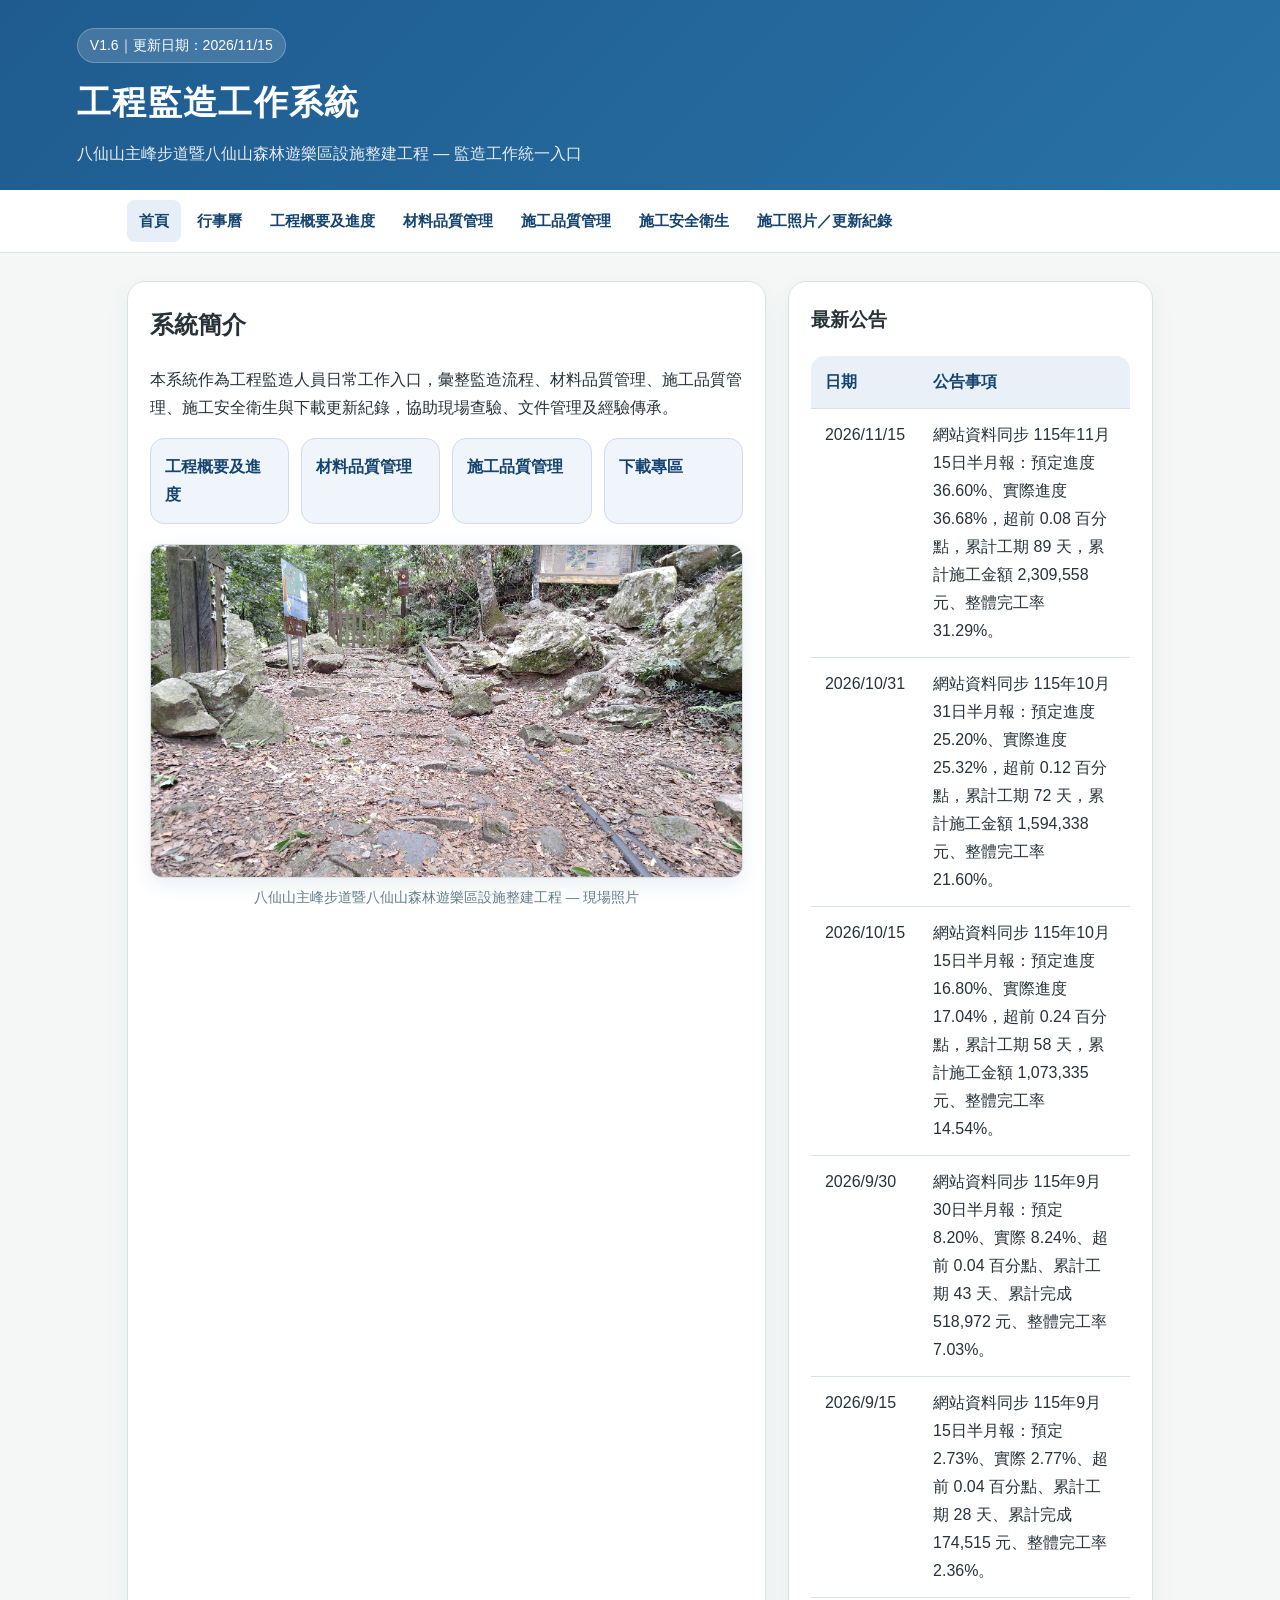
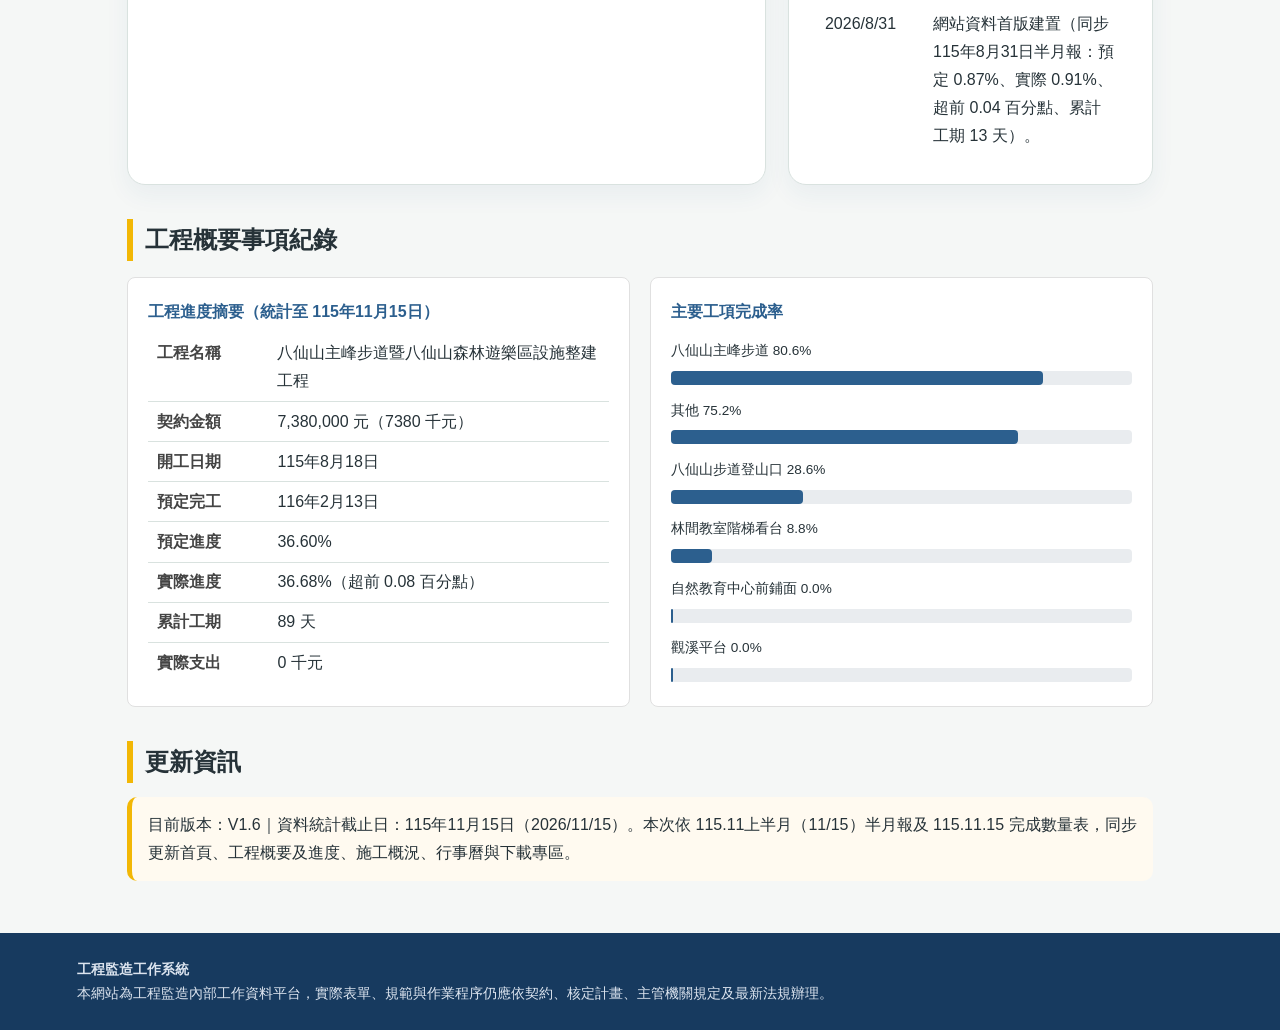
<file: index.html>
<!DOCTYPE html>

<html lang="zh-Hant-TW">
<head>
<meta charset="utf-8"/>
<meta content="width=device-width, initial-scale=1" name="viewport"/>
<title>八仙山主峰步道-入口</title>
<link href="assets/css/style.css" rel="stylesheet"/>
<style>
    .calendar-section { margin: 2rem 0; }
    .calendar-table th { background: #2c5f8e; color: #fff; position:sticky; top:0; }
    .calendar-table td { padding: 0.5rem 0.75rem; vertical-align: top; }
    .event-tag { display:inline-block; padding:2px 8px; border-radius:12px; font-size:0.78rem; font-weight:600; margin-right:4px; white-space:nowrap; }
    .tag-qc { background:#cfe2f3; color:#0d3d6e; }
    .tag-progress { background:#cce5ff; color:#004085; }
    .tag-inspect { background:#fff3cd; color:#856404; }
    .tag-inspect-work { background:#ff8f00; color:#fff; border:2px solid #e65100; font-weight:700; padding:3px 10px; box-shadow:0 1px 3px rgba(230,81,0,0.25); }
    .tag-schedule { background:#f8d7da; color:#721c24; }
    .tag-selfcheck { background:#e2d9f3; color:#3d1f7c; }
    .tag-mat-sample { background:#d1ecf1; color:#0c5460; }
    .tag-mat-entry { background:#bee5eb; color:#0c5460; }
    .tag-nonconform { background:#f5c6cb; color:#721c24; }
    .tag-oversight { background:#ffe0b2; color:#5d4037; }
    .tag-safety { background:#bbdefb; color:#1976d2; }
    .tag-general { background:#e9ecef; color:#495057; }
    .summary-grid { display:grid; grid-template-columns:repeat(auto-fit,minmax(280px,1fr)); gap:1.25rem; margin:1rem 0; }
    .summary-card { background:#fff; border:1px solid #e0e0e0; border-radius:8px; padding:1.25rem; }
    .summary-card h4 { margin:0 0 0.5rem; color:#2c5f8e; font-size:1rem; }
    .progress-bar-wrap { background:#e9ecef; border-radius:4px; height:14px; margin:4px 0; }
    .progress-bar-fill { background:#2c5f8e; height:100%; border-radius:4px; }
    .kv-table td { padding:0.35rem 0.6rem; }
    .kv-table td:first-child { font-weight:600; color:#444; width:120px; }
    .calendar-wrap { max-height:600px; overflow-y:auto; border:1px solid #cfe0ec; border-radius:6px; }
    .filter-bar { display:flex; gap:0.5rem; flex-wrap:wrap; margin:0.5rem 0 1rem; font-size:0.85rem; }
    .filter-bar .fchip { background:#f0f5fb; border:1px solid #cfe0ec; padding:4px 10px; border-radius:12px; }
    .filter-bar .fchip strong { color:#2c5f8e; }
    .calendar-table th.date-col { min-width:110px; white-space:nowrap; }
    .calendar-table th.cal-status-col, .calendar-table td.cal-status-col { min-width:80px; white-space:nowrap; text-align:center; }
    .calendar-table .tag { white-space:nowrap; }
  
    .placeholder { color:#aaa; font-style:italic; }
  </style>
</head>
<body>
<header>
<div class="header-inner">
<div class="badge">V1.6｜更新日期：2026/11/15</div>
<h1>工程監造工作系統</h1>
<p class="subtitle">八仙山主峰步道暨八仙山森林遊樂區設施整建工程 — 監造工作統一入口</p>
</div>
</header>
<nav>
<div class="nav-inner">
<a href="index.html">首頁</a>
<a href="calendar.html">行事曆</a>
<a href="workflow.html">工程概要及進度</a>
<a href="quality.html">材料品質管理</a>
<a href="construction-quality.html">施工品質管理</a>
<a href="safety.html">施工安全衛生</a>
<a href="downloads.html">施工照片／更新紀錄</a>
</div>
</nav>
<main>
<section class="hero">
<div class="card">
<h2>系統簡介</h2>
<p>本系統作為工程監造人員日常工作入口，彙整監造流程、材料品質管理、施工品質管理、施工安全衛生與下載更新紀錄，協助現場查驗、文件管理及經驗傳承。</p>
<div class="quick-links">
<a href="workflow.html">工程概要及進度</a>
<a href="quality.html">材料品質管理</a>
<a href="construction-quality.html">施工品質管理</a>
<a href="downloads.html">下載專區</a>
</div>
<figure style="margin:1.25rem 0 0;">
<img alt="八仙山主峰步道現場照片" src="assets/img/hero.png" style="display:block; width:100%; height:auto; border-radius:12px; border:1px solid var(--line); box-shadow:0 6px 18px rgba(31,91,143,.10);"/>
<figcaption style="margin-top:.5rem; color:var(--muted); font-size:.85rem; text-align:center;">八仙山主峰步道暨八仙山森林遊樂區設施整建工程 — 現場照片</figcaption>
</figure>
</div>
<div class="card">
<h3>最新公告</h3>
<table>
<tr><th>日期</th><th>公告事項</th></tr><tr><td>2026/11/15</td><td>網站資料同步 115年11月15日半月報：預定進度 36.60%、實際進度 36.68%，超前 0.08 百分點，累計工期 89 天，累計施工金額 2,309,558 元、整體完工率 31.29%。</td></tr><tr><td>2026/10/31</td><td>網站資料同步 115年10月31日半月報：預定進度 25.20%、實際進度 25.32%，超前 0.12 百分點，累計工期 72 天，累計施工金額 1,594,338 元、整體完工率 21.60%。</td></tr><tr><td>2026/10/15</td><td>網站資料同步 115年10月15日半月報：預定進度 16.80%、實際進度 17.04%，超前 0.24 百分點，累計工期 58 天，累計施工金額 1,073,335 元、整體完工率 14.54%。</td></tr><tr><td>2026/9/30</td><td>網站資料同步 115年9月30日半月報：預定 8.20%、實際 8.24%、超前 0.04 百分點、累計工期 43 天、累計完成 518,972 元、整體完工率 7.03%。</td></tr><tr><td>2026/9/15</td><td>網站資料同步 115年9月15日半月報：預定 2.73%、實際 2.77%、超前 0.04 百分點、累計工期 28 天、累計完成 174,515 元、整體完工率 2.36%。</td></tr><tr><td>2026/8/31</td><td>網站資料首版建置（同步 115年8月31日半月報：預定 0.87%、實際 0.91%、超前 0.04 百分點、累計工期 13 天）。</td></tr>







</table>
</div>
</section>
<h2 class="section-title">工程概要事項紀錄</h2>
<div class="summary-grid">
<div class="summary-card">
<h4>工程進度摘要（統計至 115年11月15日）</h4>
<table class="kv-table">
<tr><td>工程名稱</td><td>八仙山主峰步道暨八仙山森林遊樂區設施整建工程</td></tr>
<tr><td>契約金額</td><td>7,380,000 元（7380 千元）</td></tr>
<tr><td>開工日期</td><td>115年8月18日</td></tr>
<tr><td>預定完工</td><td>116年2月13日</td></tr>
<tr><td>預定進度</td><td>36.60%</td></tr>
<tr><td>實際進度</td><td>36.68%（超前 0.08 百分點）</td></tr>
<tr><td>累計工期</td><td>89 天</td></tr>
<tr><td>實際支出</td><td>0 千元</td></tr>
</table>
</div>
<div class="summary-card">
<h4>主要工項完成率</h4>
<p style="font-size:0.85rem; margin-bottom:8px;">八仙山主峰步道 80.6%</p>
<div class="progress-bar-wrap"><div class="progress-bar-fill" style="width:80.6%"></div></div>
<p style="font-size:0.85rem; margin-bottom:8px;">其他 75.2%</p>
<div class="progress-bar-wrap"><div class="progress-bar-fill" style="width:75.2%"></div></div>
<p style="font-size:0.85rem; margin-bottom:8px;">八仙山步道登山口 28.6%</p>
<div class="progress-bar-wrap"><div class="progress-bar-fill" style="width:28.6%"></div></div>
<p style="font-size:0.85rem; margin-bottom:8px;">林間教室階梯看台 8.8%</p>
<div class="progress-bar-wrap"><div class="progress-bar-fill" style="width:8.8%"></div></div>
<p style="font-size:0.85rem; margin-bottom:8px;">自然教育中心前鋪面 0.0%</p>
<div class="progress-bar-wrap"><div class="progress-bar-fill" style="width:0.5%"></div></div>
<p style="font-size:0.85rem; margin-bottom:8px;">觀溪平台 0.0%</p>
<div class="progress-bar-wrap"><div class="progress-bar-fill" style="width:0.5%"></div></div>

</div>
</div>
<h2 class="section-title">更新資訊</h2>
<div class="notice">目前版本：V1.6｜資料統計截止日：115年11月15日（2026/11/15）。本次依 115.11上半月（11/15）半月報及 115.11.15 完成數量表，同步更新首頁、工程概要及進度、施工概況、行事曆與下載專區。</div>
</main>
<footer>
<div class="footer-inner">
<strong>工程監造工作系統</strong><br/>
    本網站為工程監造內部工作資料平台，實際表單、規範與作業程序仍應依契約、核定計畫、主管機關規定及最新法規辦理。
  </div>
</footer>
<script src="assets/js/app.js"></script>
</body>
</html>
</file>
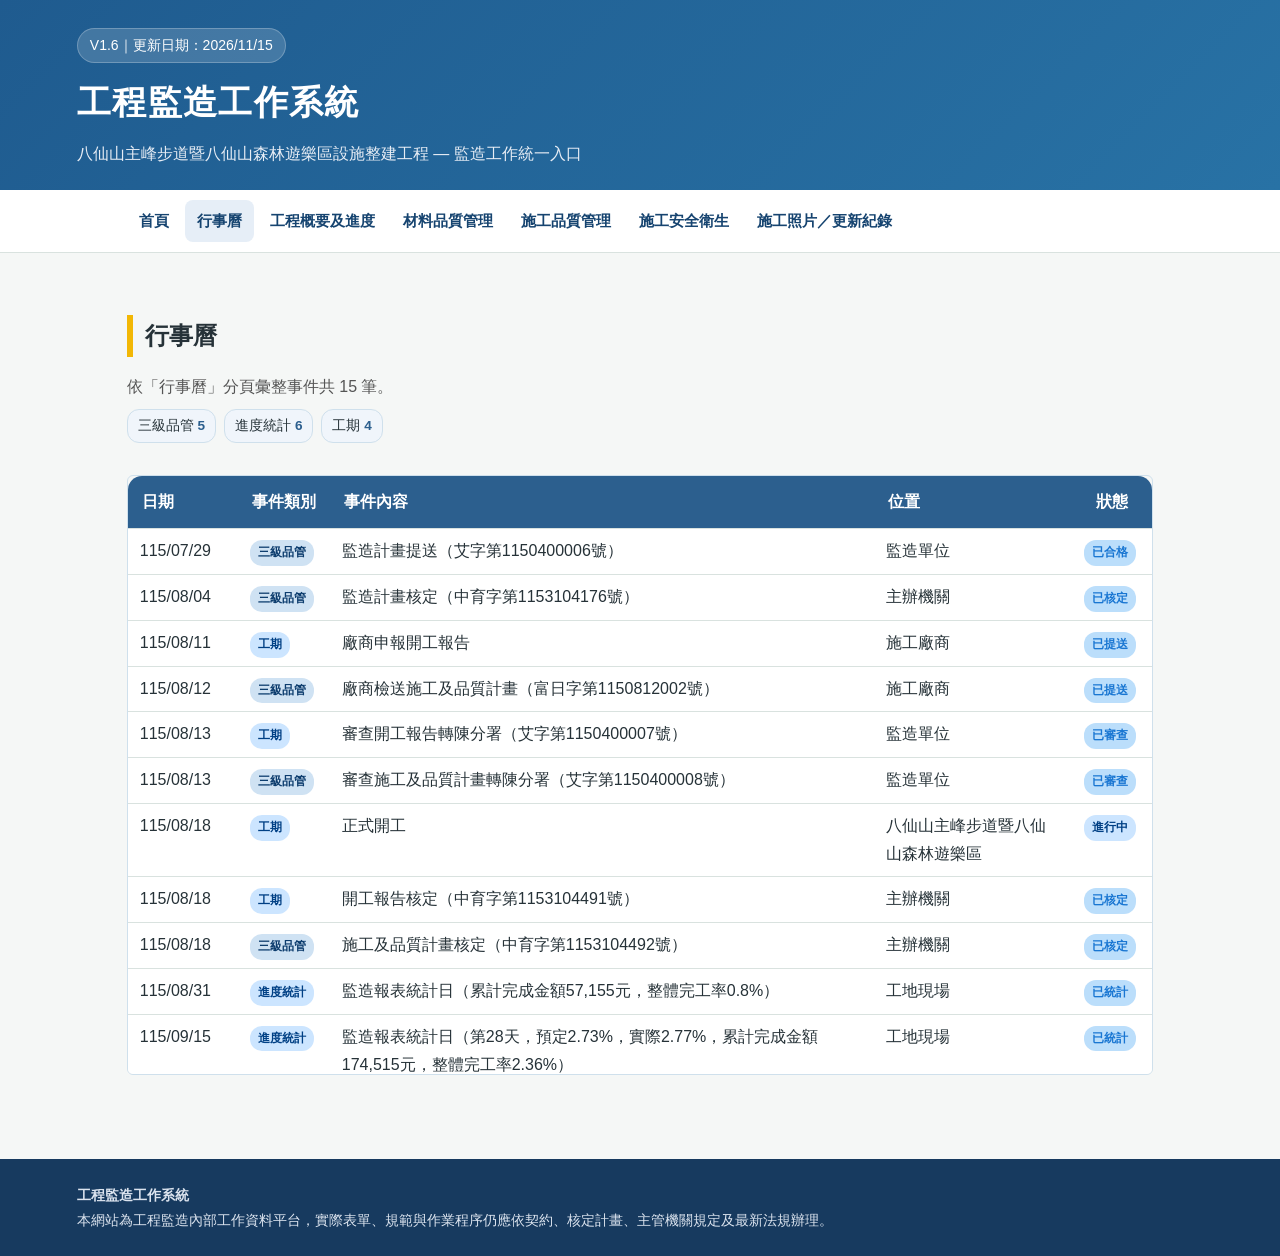
<file: calendar.html>
<!DOCTYPE html>

<html lang="zh-Hant-TW">
<head>
<meta charset="utf-8"/>
<meta content="width=device-width, initial-scale=1" name="viewport"/>
<title>行事曆｜工程監造工作系統</title>
<link href="assets/css/style.css" rel="stylesheet"/>
<style>
    .calendar-section { margin: 2rem 0; }
    .calendar-table th { background: #2c5f8e; color: #fff; position:sticky; top:0; }
    .calendar-table td { padding: 0.5rem 0.75rem; vertical-align: top; }
    .event-tag { display:inline-block; padding:2px 8px; border-radius:12px; font-size:0.78rem; font-weight:600; margin-right:4px; white-space:nowrap; }
    .tag-qc { background:#cfe2f3; color:#0d3d6e; }
    .tag-progress { background:#cce5ff; color:#004085; }
    .tag-inspect { background:#fff3cd; color:#856404; }
    .tag-inspect-work { background:#ff8f00; color:#fff; border:2px solid #e65100; font-weight:700; padding:3px 10px; box-shadow:0 1px 3px rgba(230,81,0,0.25); }
    .tag-schedule { background:#f8d7da; color:#721c24; }
    .tag-selfcheck { background:#e2d9f3; color:#3d1f7c; }
    .tag-mat-sample { background:#d1ecf1; color:#0c5460; }
    .tag-mat-entry { background:#bee5eb; color:#0c5460; }
    .tag-nonconform { background:#f5c6cb; color:#721c24; }
    .tag-oversight { background:#ffe0b2; color:#5d4037; }
    .tag-safety { background:#bbdefb; color:#1976d2; }
    .tag-general { background:#e9ecef; color:#495057; }
    .calendar-wrap { max-height:600px; overflow-y:auto; border:1px solid #cfe0ec; border-radius:6px; }
    .filter-bar { display:flex; gap:0.5rem; flex-wrap:wrap; margin:0.5rem 0 1rem; font-size:0.85rem; }
    .filter-bar .fchip { background:#f0f5fb; border:1px solid #cfe0ec; padding:4px 10px; border-radius:12px; }
    .filter-bar .fchip strong { color:#2c5f8e; }
    .calendar-table th.date-col { min-width:110px; white-space:nowrap; }
    .calendar-table th.cal-status-col, .calendar-table td.cal-status-col { min-width:80px; white-space:nowrap; text-align:center; }
    .calendar-table .tag { white-space:nowrap; }
  
    .placeholder { color:#aaa; font-style:italic; }
  </style>
</head>
<body>
<header>
<div class="header-inner">
<div class="badge">V1.6｜更新日期：2026/11/15</div>
<h1>工程監造工作系統</h1>
<p class="subtitle">八仙山主峰步道暨八仙山森林遊樂區設施整建工程 — 監造工作統一入口</p>
</div>
</header>
<nav>
<div class="nav-inner">
<a href="index.html">首頁</a>
<a href="calendar.html">行事曆</a>
<a href="workflow.html">工程概要及進度</a>
<a href="quality.html">材料品質管理</a>
<a href="construction-quality.html">施工品質管理</a>
<a href="safety.html">施工安全衛生</a>
<a href="downloads.html">施工照片／更新紀錄</a>
</div>
</nav>
<main>
<h2 class="section-title">行事曆</h2>
<p style="color:#555; margin-bottom:0.5rem;">依「行事曆」分頁彙整事件共 15 筆。</p>
<div class="filter-bar"><span class="fchip">三級品管 <strong>5</strong></span> <span class="fchip">進度統計 <strong>6</strong></span> <span class="fchip">工期 <strong>4</strong></span></div>
<div class="calendar-section">
<div class="calendar-wrap">
<table class="calendar-table">
<thead>
<tr><th class="date-col">日期</th><th>事件類別</th><th>事件內容</th><th>位置</th><th class="cal-status-col">狀態</th></tr>
</thead>
<tbody><tr><td>115/07/29</td><td><span class="event-tag tag-qc">三級品管</span></td><td>監造計畫提送（艾字第1150400006號）</td><td>監造單位</td><td class="cal-status-col"><span class="event-tag tag-safety">已合格</span></td></tr><tr><td>115/08/04</td><td><span class="event-tag tag-qc">三級品管</span></td><td>監造計畫核定（中育字第1153104176號）</td><td>主辦機關</td><td class="cal-status-col"><span class="event-tag tag-safety">已核定</span></td></tr><tr><td>115/08/11</td><td><span class="event-tag tag-progress">工期</span></td><td>廠商申報開工報告</td><td>施工廠商</td><td class="cal-status-col"><span class="event-tag tag-safety">已提送</span></td></tr><tr><td>115/08/12</td><td><span class="event-tag tag-qc">三級品管</span></td><td>廠商檢送施工及品質計畫（富日字第1150812002號）</td><td>施工廠商</td><td class="cal-status-col"><span class="event-tag tag-safety">已提送</span></td></tr><tr><td>115/08/13</td><td><span class="event-tag tag-progress">工期</span></td><td>審查開工報告轉陳分署（艾字第1150400007號）</td><td>監造單位</td><td class="cal-status-col"><span class="event-tag tag-safety">已審查</span></td></tr><tr><td>115/08/13</td><td><span class="event-tag tag-qc">三級品管</span></td><td>審查施工及品質計畫轉陳分署（艾字第1150400008號）</td><td>監造單位</td><td class="cal-status-col"><span class="event-tag tag-safety">已審查</span></td></tr><tr><td>115/08/18</td><td><span class="event-tag tag-progress">工期</span></td><td>正式開工</td><td>八仙山主峰步道暨八仙山森林遊樂區</td><td class="cal-status-col"><span class="event-tag tag-progress">進行中</span></td></tr><tr><td>115/08/18</td><td><span class="event-tag tag-progress">工期</span></td><td>開工報告核定（中育字第1153104491號）</td><td>主辦機關</td><td class="cal-status-col"><span class="event-tag tag-safety">已核定</span></td></tr><tr><td>115/08/18</td><td><span class="event-tag tag-qc">三級品管</span></td><td>施工及品質計畫核定（中育字第1153104492號）</td><td>主辦機關</td><td class="cal-status-col"><span class="event-tag tag-safety">已核定</span></td></tr><tr><td>115/08/31</td><td><span class="event-tag tag-progress">進度統計</span></td><td>監造報表統計日（累計完成金額57,155元，整體完工率0.8%）</td><td>工地現場</td><td class="cal-status-col"><span class="event-tag tag-safety">已統計</span></td></tr><tr><td>115/09/15</td><td><span class="event-tag tag-progress">進度統計</span></td><td>監造報表統計日（第28天，預定2.73%，實際2.77%，累計完成金額174,515元，整體完工率2.36%）</td><td>工地現場</td><td class="cal-status-col"><span class="event-tag tag-safety">已統計</span></td></tr><tr><td>115/09/30</td><td><span class="event-tag tag-progress">進度統計</span></td><td>監造報表統計日（第43天，預定8.20%，實際8.24%，累計完成金額518,972元，整體完工率7.03%）</td><td>工地現場</td><td class="cal-status-col"><span class="event-tag tag-safety">已統計</span></td></tr><tr><td>115/10/15</td><td><span class="event-tag tag-progress">進度統計</span></td><td>監造報表統計日（第58天，預定16.80%，實際17.04%，累計完成金額1,073,335元，整體完工率14.54%）</td><td>工地現場</td><td class="cal-status-col"><span class="event-tag tag-safety">已統計</span></td></tr><tr><td>115/10/31</td><td><span class="event-tag tag-progress">進度統計</span></td><td>監造報表統計日（第72天，預定25.20%，實際25.32%，累計完成金額1,594,338元，整體完工率21.60%）</td><td>工地現場</td><td class="cal-status-col"><span class="event-tag tag-safety">已統計</span></td></tr><tr><td>115/11/15</td><td><span class="event-tag tag-progress">進度統計</span></td><td>監造報表統計日（第89天，預定36.60%，實際36.68%，累計完成金額2,309,558元，整體完工率31.29%）</td><td>工地現場</td><td class="cal-status-col"><span class="event-tag tag-safety">已統計</span></td></tr></tbody>
</table>
</div>
</div>
</main>
<footer>
<div class="footer-inner">
<strong>工程監造工作系統</strong><br/>
    本網站為工程監造內部工作資料平台，實際表單、規範與作業程序仍應依契約、核定計畫、主管機關規定及最新法規辦理。
  </div>
</footer>
<script src="assets/js/app.js"></script>
</body>
</html>
</file>
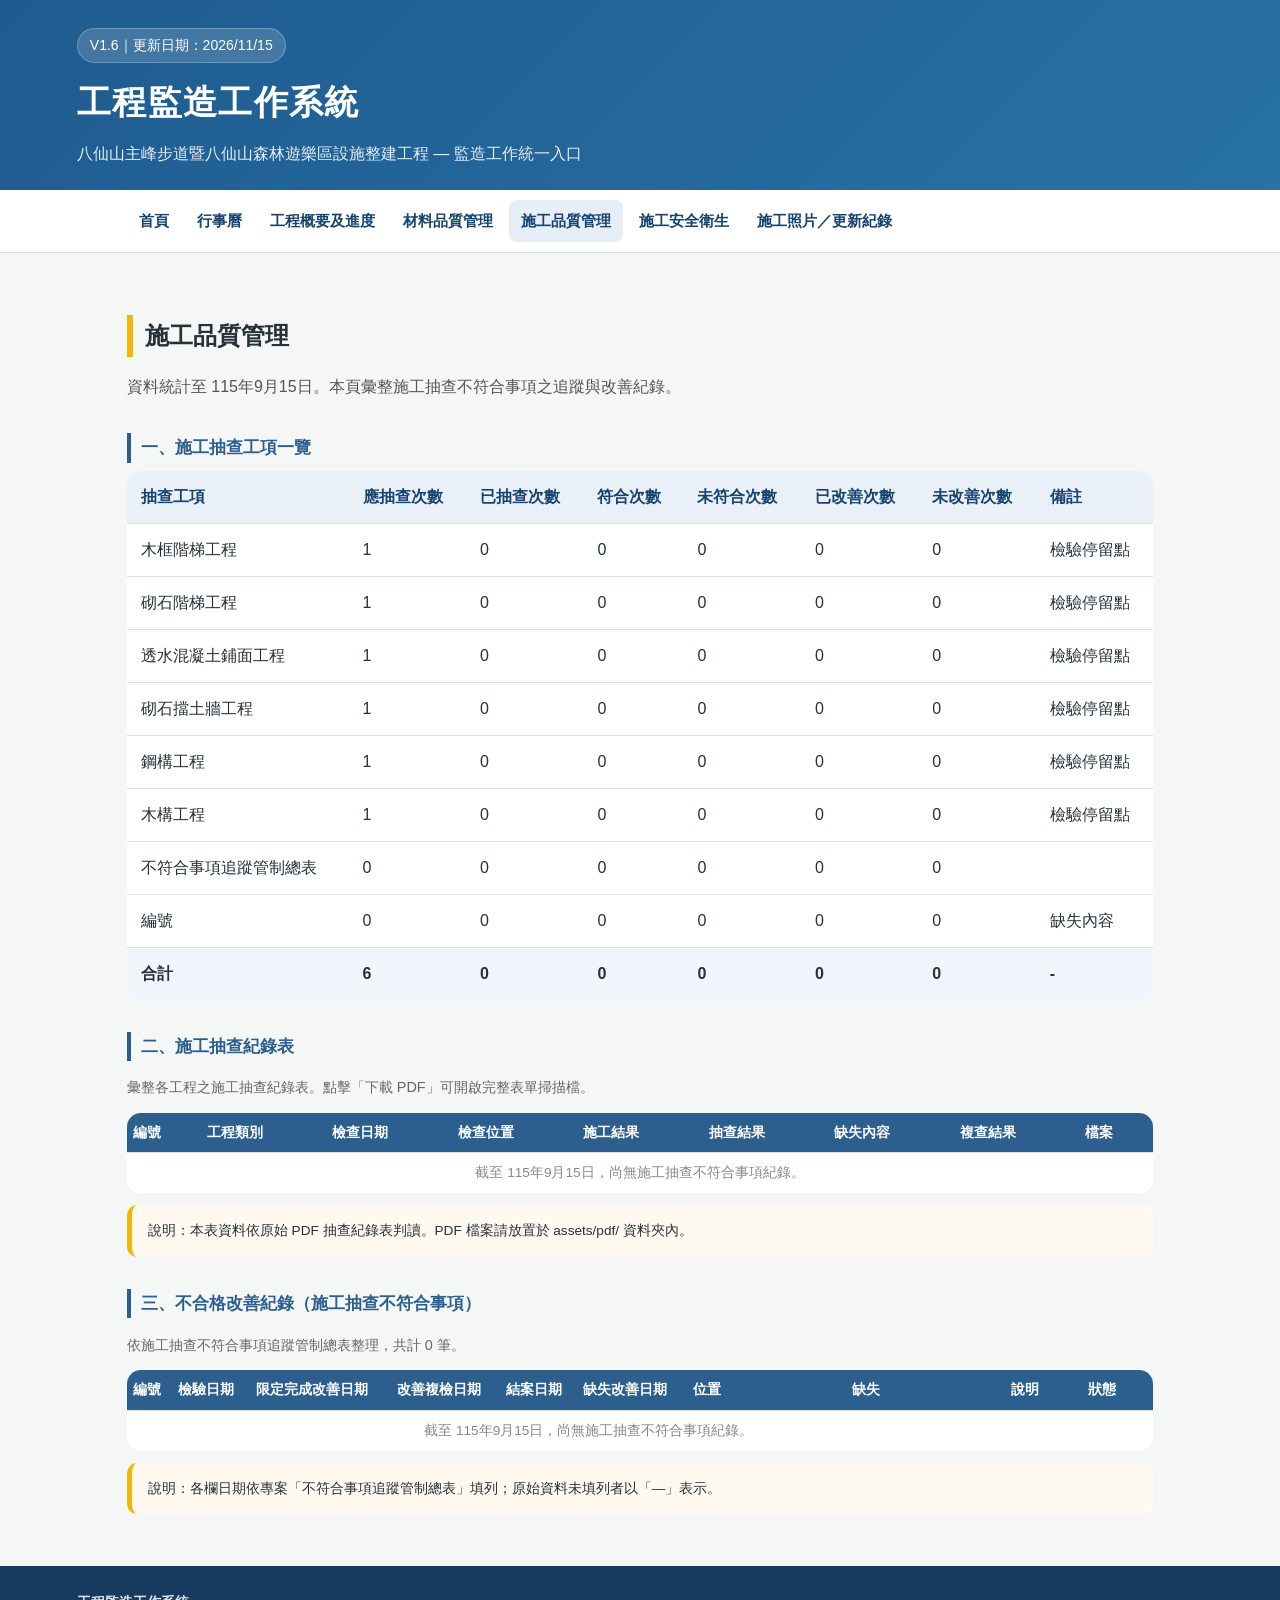
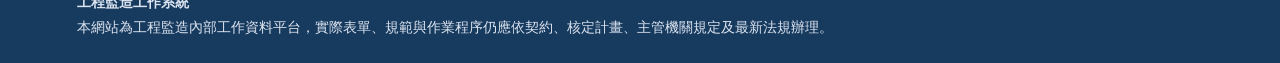
<file: construction-quality.html>
<!DOCTYPE html>

<html lang="zh-Hant-TW">
<head>
<meta charset="utf-8"/>
<meta content="width=device-width, initial-scale=1" name="viewport"/>
<title>施工品質管理｜工程監造工作系統</title>
<link href="assets/css/style.css" rel="stylesheet"/>
<style>
    .tag-improved { background:#cfe2f3; color:#0d3d6e; padding:2px 8px; border-radius:10px; font-size:0.8rem; font-weight:600; white-space:nowrap; }
    .section-sub { font-size:1.05rem; color:#2c5f8e; font-weight:700; margin:2rem 0 0.5rem; border-left:4px solid #2c5f8e; padding-left:10px; }
    .nonconform-wrap { overflow-x:auto; }
    .nonconform-table { font-size:0.85rem; }
    .nonconform-table th { background:#2c5f8e; color:#fff; white-space:nowrap; padding:8px 6px; }
    .nonconform-table td { padding:8px 6px; vertical-align:top; }
    .nonconform-table th.status-col, .nonconform-table td.status-col { min-width:90px; white-space:nowrap; text-align:center; }
    .nonconform-table td.desc-col { min-width:280px; font-size:0.82rem; line-height:1.5; }
    .nonconform-table td:nth-child(7), .nonconform-table th:nth-child(7),
    .nonconform-table td:nth-child(8), .nonconform-table th:nth-child(8) { white-space:nowrap; min-width:140px; }
    .record-wrap { overflow-x:auto; }
    .record-table { font-size:0.85rem; }
    .record-table th { background:#2c5f8e; color:#fff; white-space:nowrap; padding:8px 6px; }
    .record-table td { padding:8px 6px; vertical-align:top; }
    .record-table td.rec-no { font-weight:600; color:#2c5f8e; white-space:nowrap; }
    .pdf-link { display:inline-block; background:#c62828; color:#fff; padding:4px 10px; border-radius:6px; text-decoration:none; font-size:0.8rem; font-weight:600; white-space:nowrap; }
    .pdf-link:hover { background:#8e0000; }
  
    .placeholder { color:#aaa; font-style:italic; }
  </style>
</head>
<body>
<header>
<div class="header-inner">
<div class="badge">V1.6｜更新日期：2026/11/15</div>
<h1>工程監造工作系統</h1>
<p class="subtitle">八仙山主峰步道暨八仙山森林遊樂區設施整建工程 — 監造工作統一入口</p>
</div>
</header>
<nav>
<div class="nav-inner">
<a href="index.html">首頁</a>
<a href="calendar.html">行事曆</a>
<a href="workflow.html">工程概要及進度</a>
<a href="quality.html">材料品質管理</a>
<a href="construction-quality.html">施工品質管理</a>
<a href="safety.html">施工安全衛生</a>
<a href="downloads.html">施工照片／更新紀錄</a>
</div>
</nav>
<main>
<h2 class="section-title">施工品質管理</h2>
<p style="color:#555; margin-bottom:1rem;">資料統計至 115年9月15日。本頁彙整施工抽查不符合事項之追蹤與改善紀錄。</p>
<div class="section-sub">一、施工抽查工項一覽</div>
<div style="overflow-x:auto;">
<table>
<thead>
<tr><th>抽查工項</th><th>應抽查次數</th><th>已抽查次數</th><th>符合次數</th><th>未符合次數</th><th>已改善次數</th><th>未改善次數</th><th>備註</th></tr>
</thead>
<tbody><tr><td>木框階梯工程</td><td>1</td><td>0</td><td>0</td><td>0</td><td>0</td><td>0</td><td>檢驗停留點</td></tr><tr><td>砌石階梯工程</td><td>1</td><td>0</td><td>0</td><td>0</td><td>0</td><td>0</td><td>檢驗停留點</td></tr><tr><td>透水混凝土鋪面工程</td><td>1</td><td>0</td><td>0</td><td>0</td><td>0</td><td>0</td><td>檢驗停留點</td></tr><tr><td>砌石擋土牆工程</td><td>1</td><td>0</td><td>0</td><td>0</td><td>0</td><td>0</td><td>檢驗停留點</td></tr><tr><td>鋼構工程</td><td>1</td><td>0</td><td>0</td><td>0</td><td>0</td><td>0</td><td>檢驗停留點</td></tr><tr><td>木構工程</td><td>1</td><td>0</td><td>0</td><td>0</td><td>0</td><td>0</td><td>檢驗停留點</td></tr><tr><td>不符合事項追蹤管制總表</td><td>0</td><td>0</td><td>0</td><td>0</td><td>0</td><td>0</td><td></td></tr><tr><td>編號</td><td>0</td><td>0</td><td>0</td><td>0</td><td>0</td><td>0</td><td>缺失內容</td></tr><tr style="background:#f0f5fb; font-weight:700;"><td>合計</td><td>6</td><td>0</td><td>0</td><td>0</td><td>0</td><td>0</td><td>-</td></tr></tbody>
</table>
</div>
<div class="section-sub">二、施工抽查紀錄表</div>
<p style="color:#666; font-size:0.9rem; margin-bottom:0.75rem;">彙整各工程之施工抽查紀錄表。點擊「下載 PDF」可開啟完整表單掃描檔。</p>
<div class="record-wrap">
<table class="record-table">
<thead>
<tr>
<th>編號</th>
<th>工程類別</th>
<th>檢查日期</th>
<th>檢查位置</th>
<th>施工結果</th>
<th>抽查結果</th>
<th>缺失內容</th>
<th>複查結果</th>
<th>檔案</th>
</tr>
</thead>
<tbody><tr><td colspan="9" style="text-align:center; color:#888;">截至 115年9月15日，尚無施工抽查不符合事項紀錄。</td></tr></tbody>
</table>
</div>
<div class="notice" style="margin-top:0.75rem;font-size:0.85rem;">說明：本表資料依原始 PDF 抽查紀錄表判讀。PDF 檔案請放置於 assets/pdf/ 資料夾內。</div>
<div class="section-sub">三、不合格改善紀錄（施工抽查不符合事項）</div>
<p style="color:#666; font-size:0.9rem; margin-bottom:0.75rem;">依施工抽查不符合事項追蹤管制總表整理，共計 0 筆。</p>
<div class="nonconform-wrap">
<table class="nonconform-table">
<thead>
<tr>
<th>編號</th>
<th>檢驗日期</th>
<th>限定完成改善日期</th>
<th>改善複檢日期</th>
<th>結案日期</th>
<th>缺失改善日期</th>
<th>位置</th>
<th>缺失</th>
<th>說明</th>
<th class="status-col">狀態</th>
</tr>
</thead>
<tbody><tr><td colspan="9" style="text-align:center; color:#888;">截至 115年9月15日，尚無施工抽查不符合事項紀錄。</td></tr></tbody>
</table>
</div>
<div class="notice" style="margin-top:0.75rem;font-size:0.85rem;">說明：各欄日期依專案「不符合事項追蹤管制總表」填列；原始資料未填列者以「—」表示。</div>
</main>
<footer>
<div class="footer-inner">
<strong>工程監造工作系統</strong><br/>
    本網站為工程監造內部工作資料平台，實際表單、規範與作業程序仍應依契約、核定計畫、主管機關規定及最新法規辦理。
  </div>
</footer>
<script src="assets/js/app.js"></script>
</body>
</html>
</file>
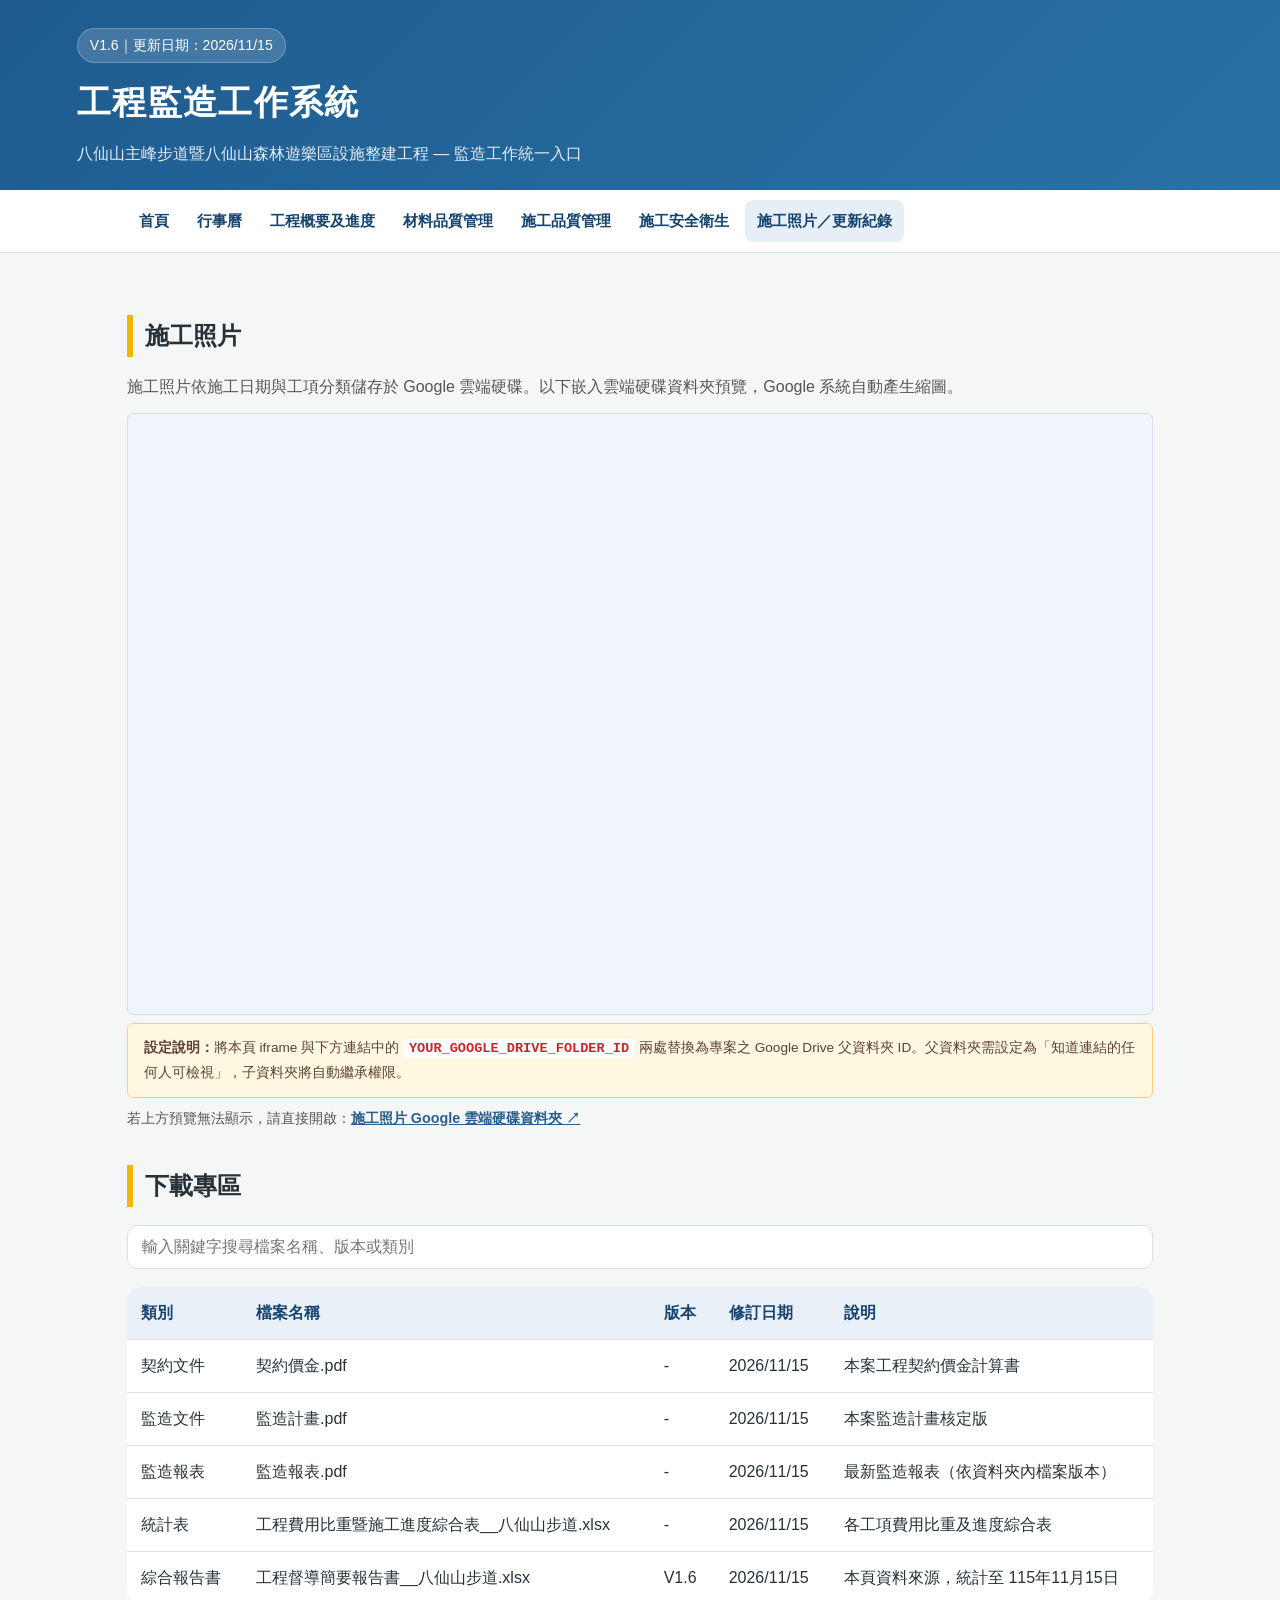
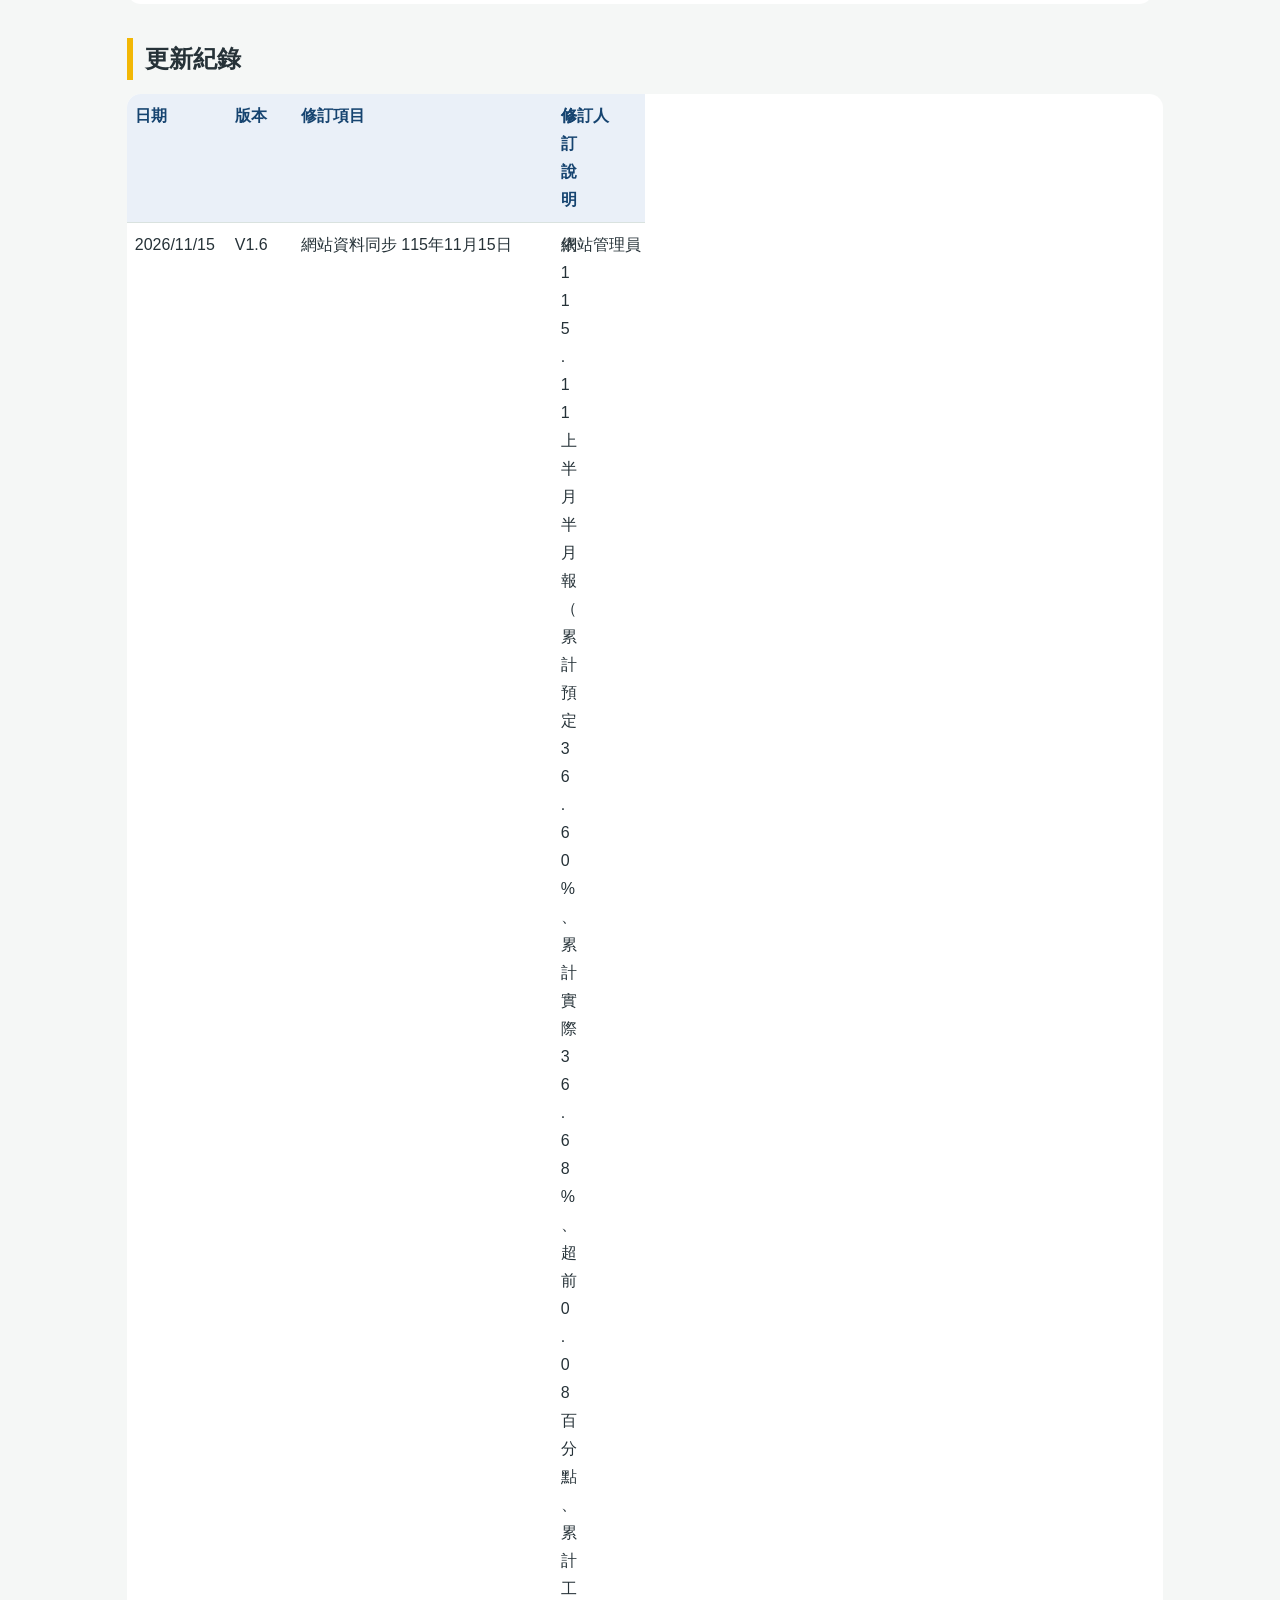
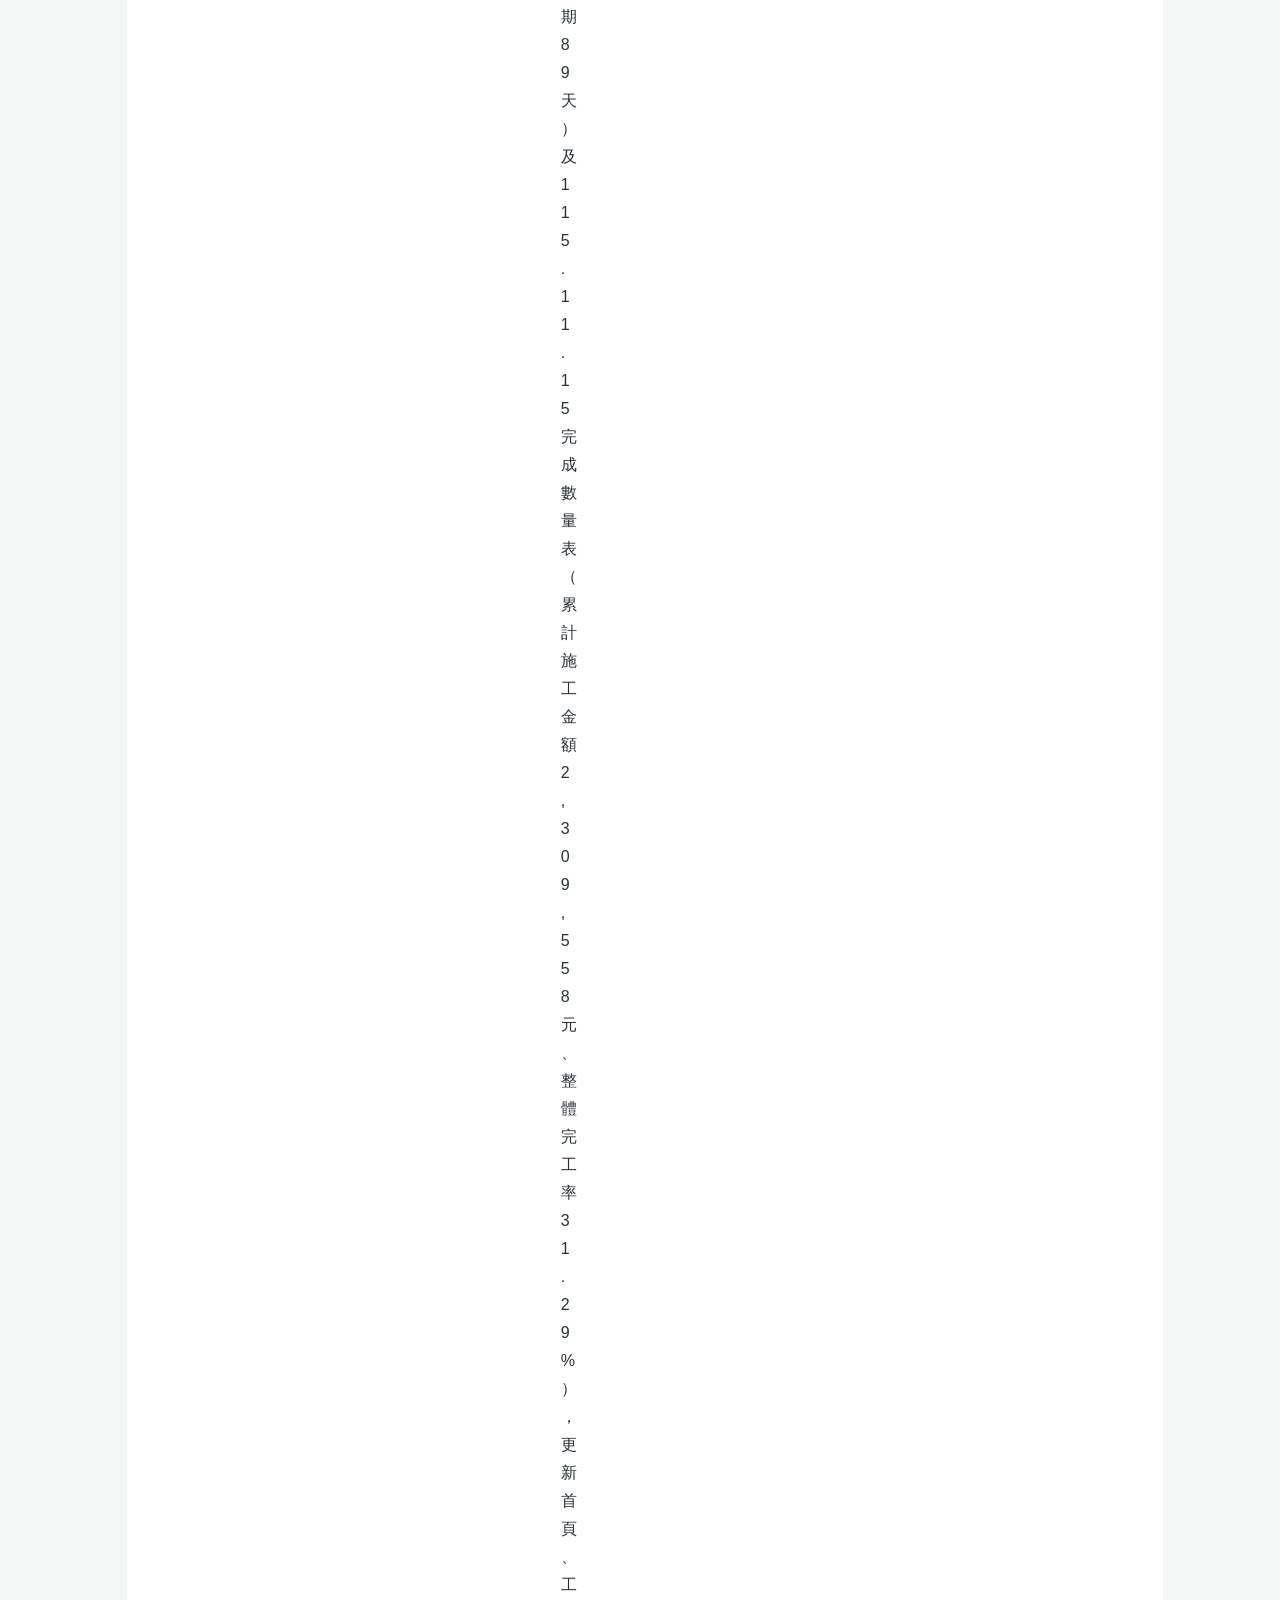
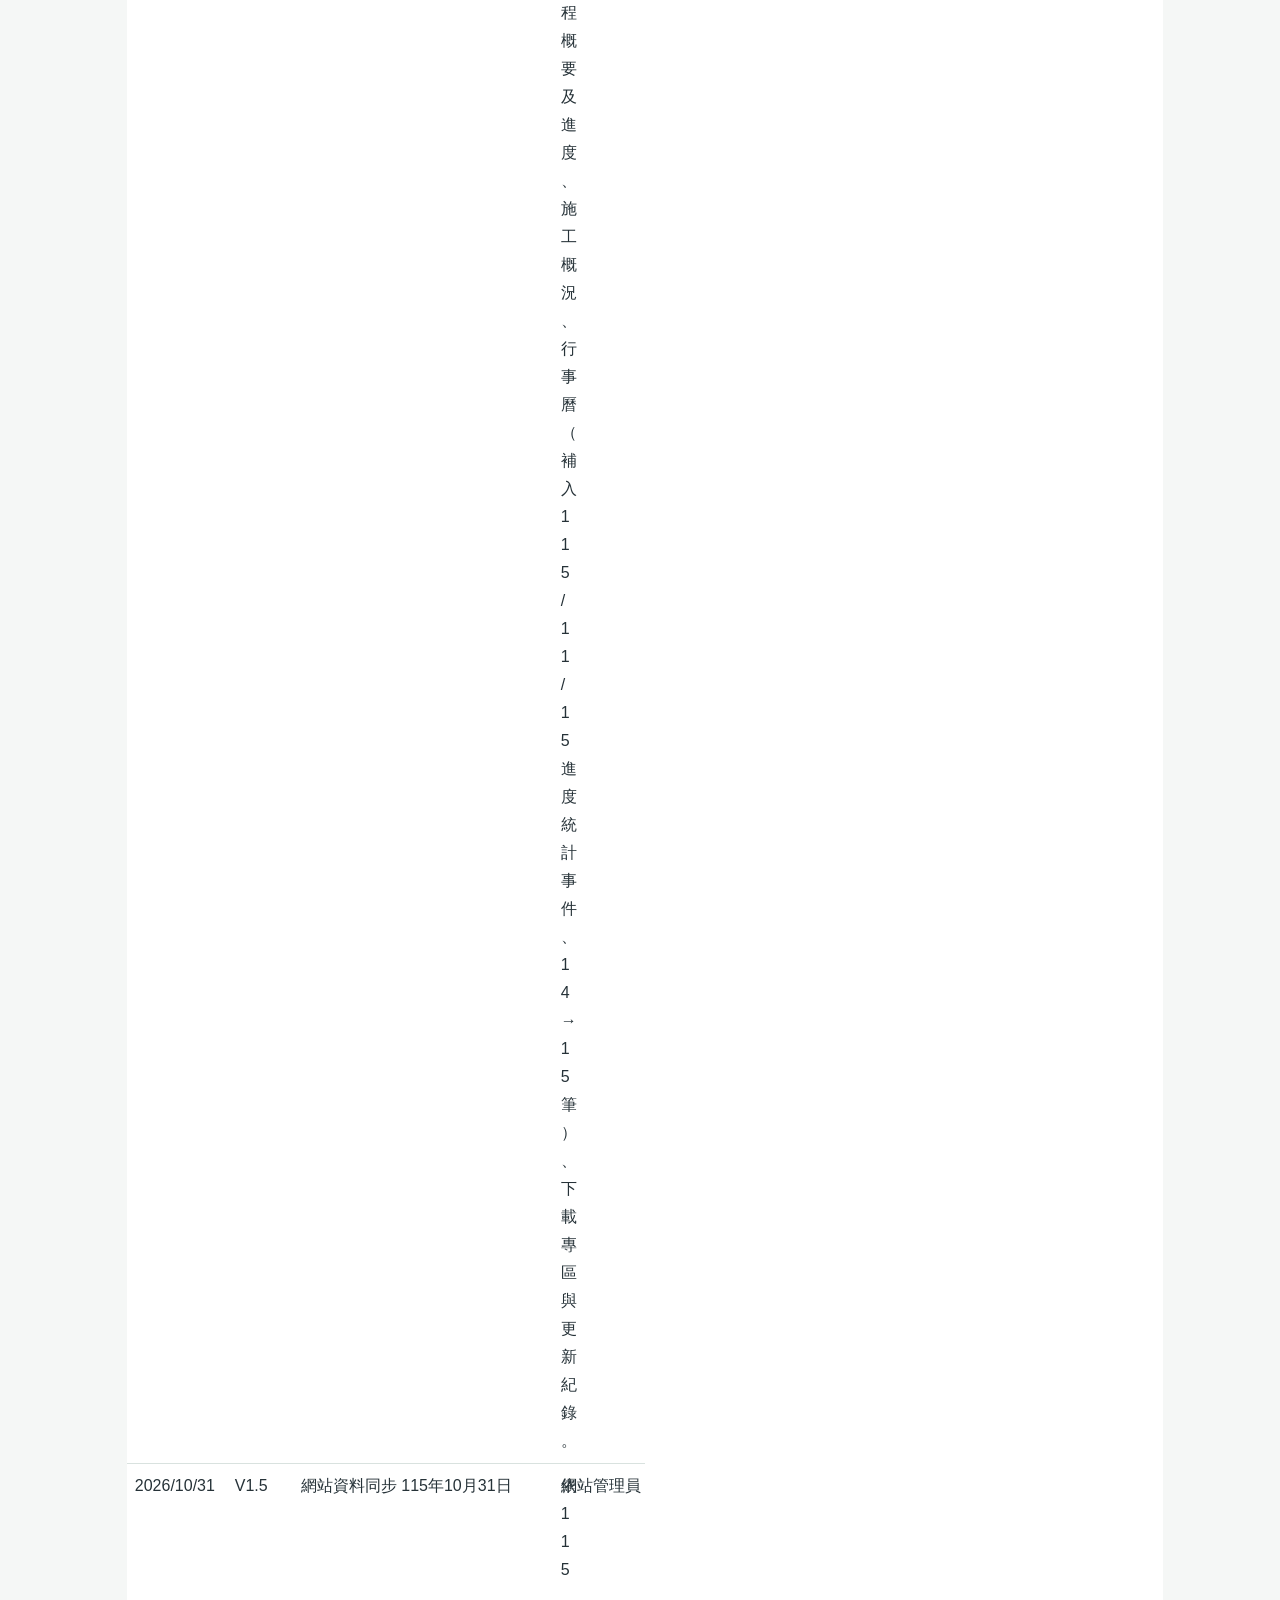
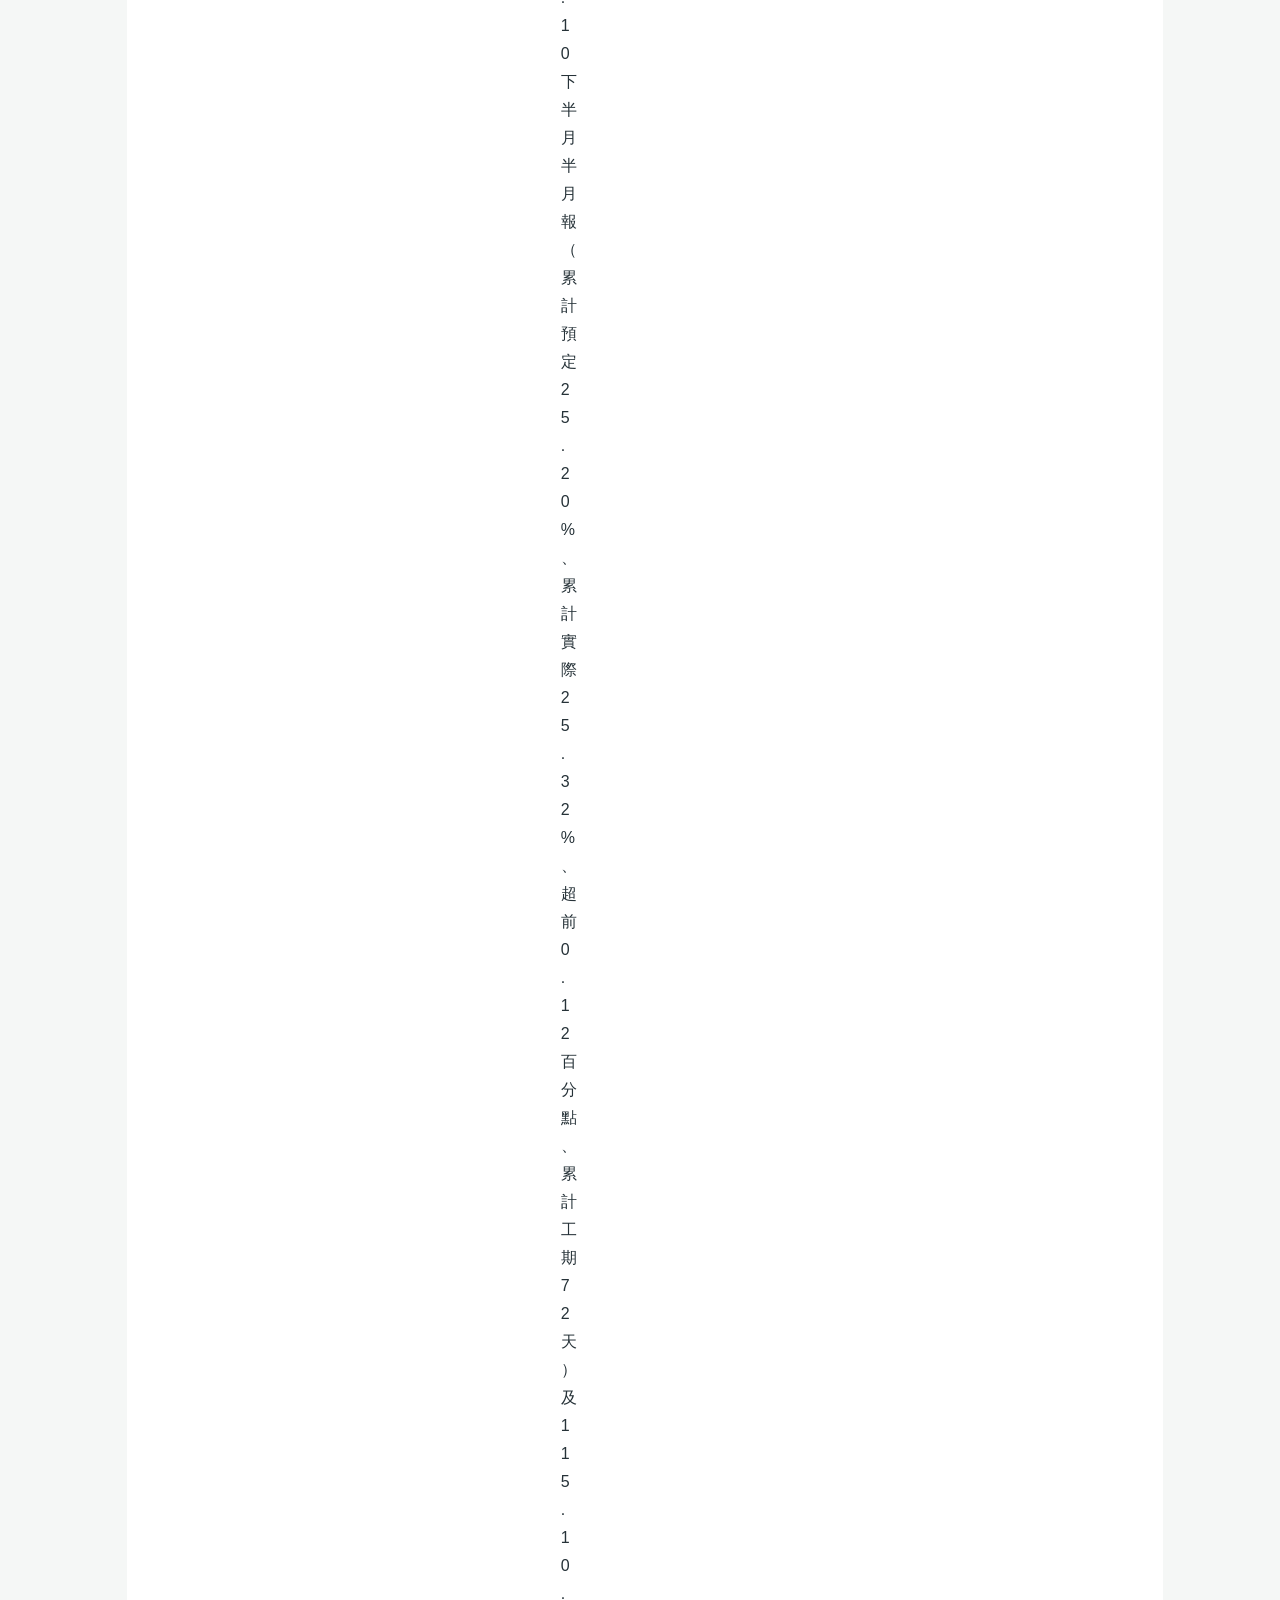
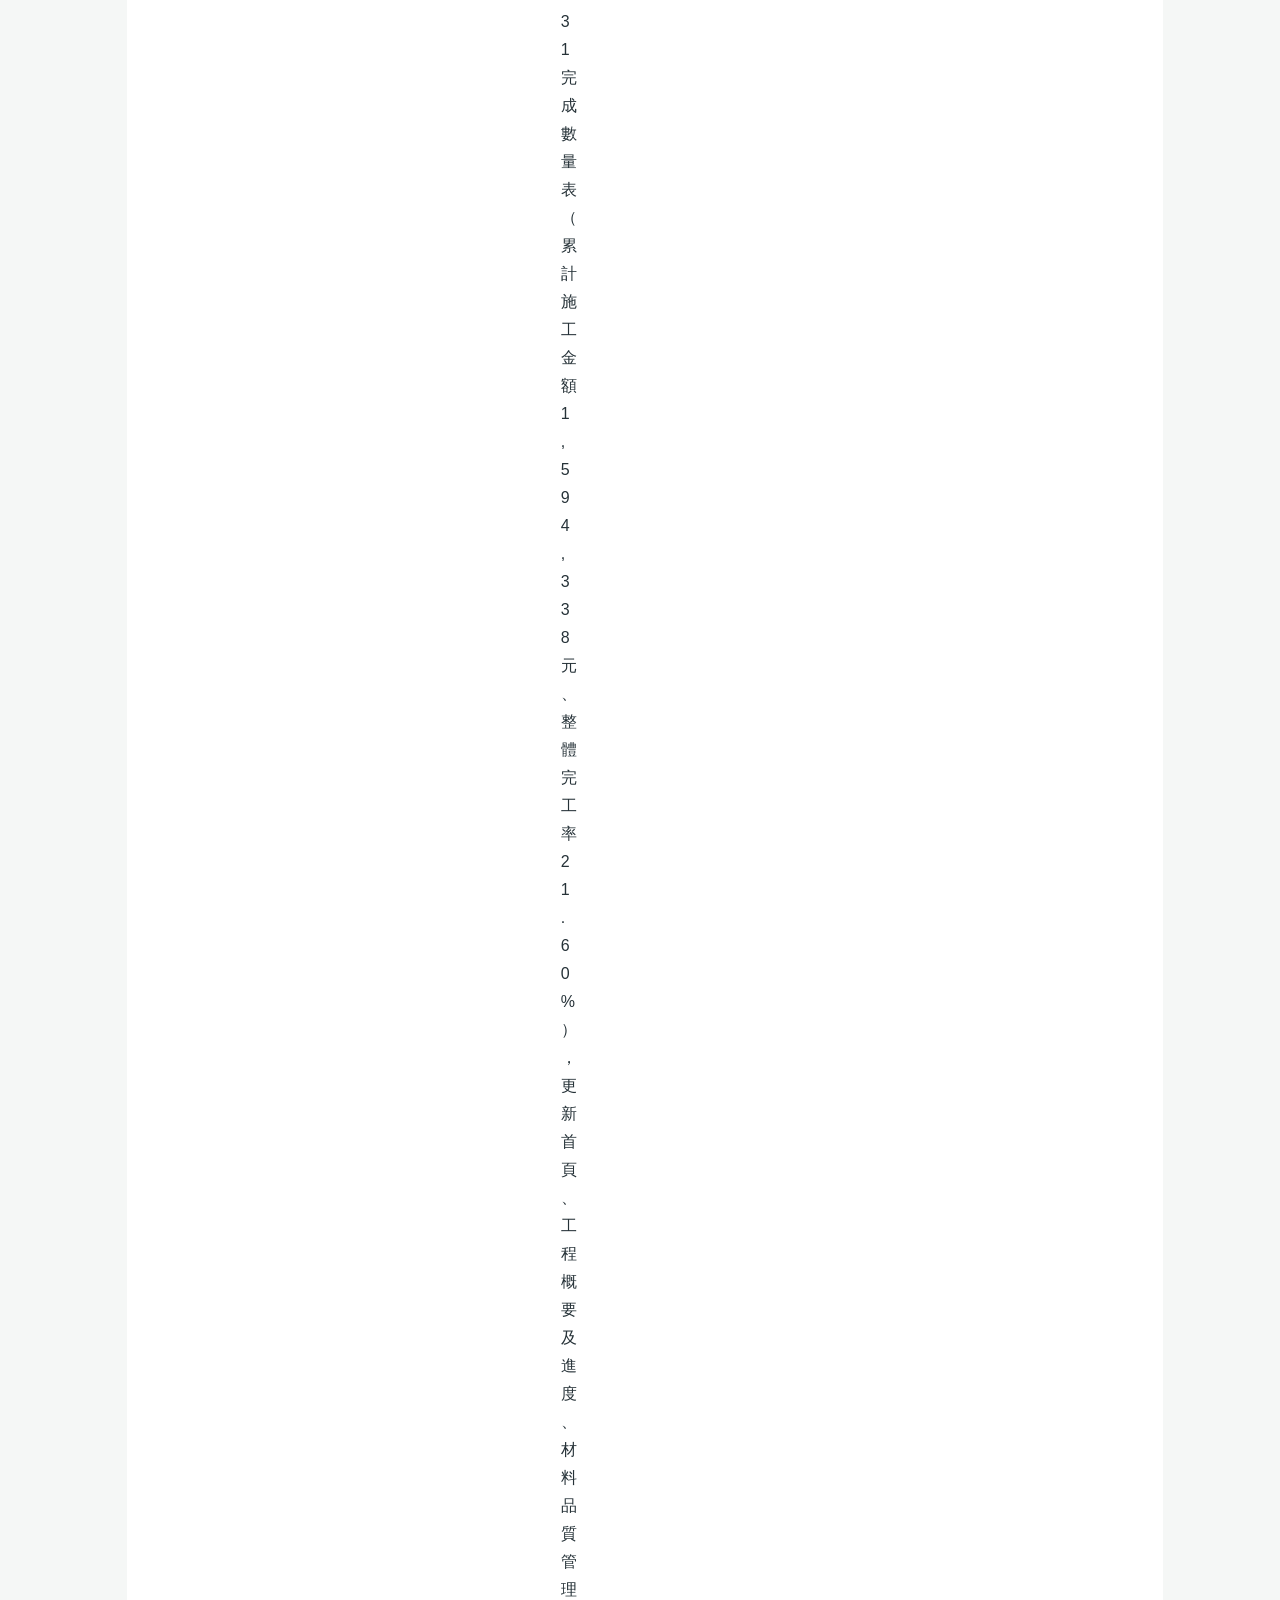
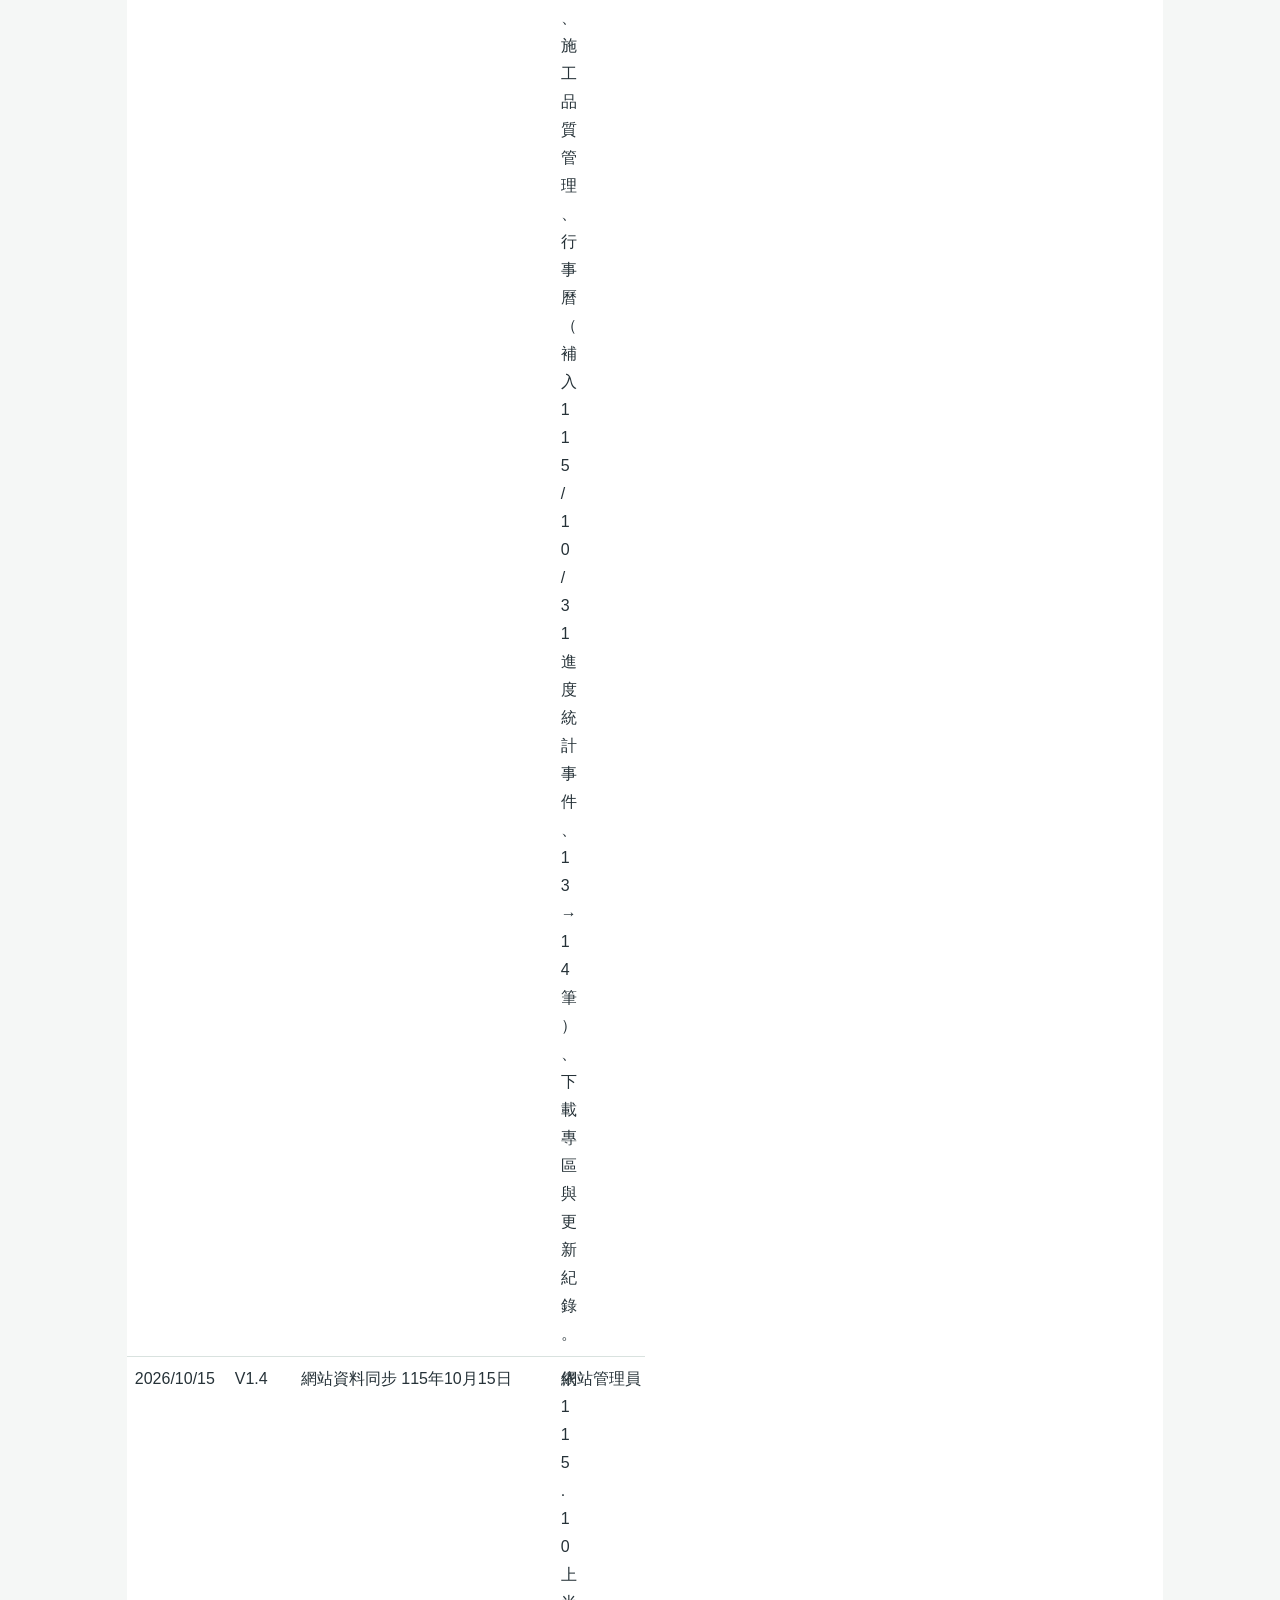
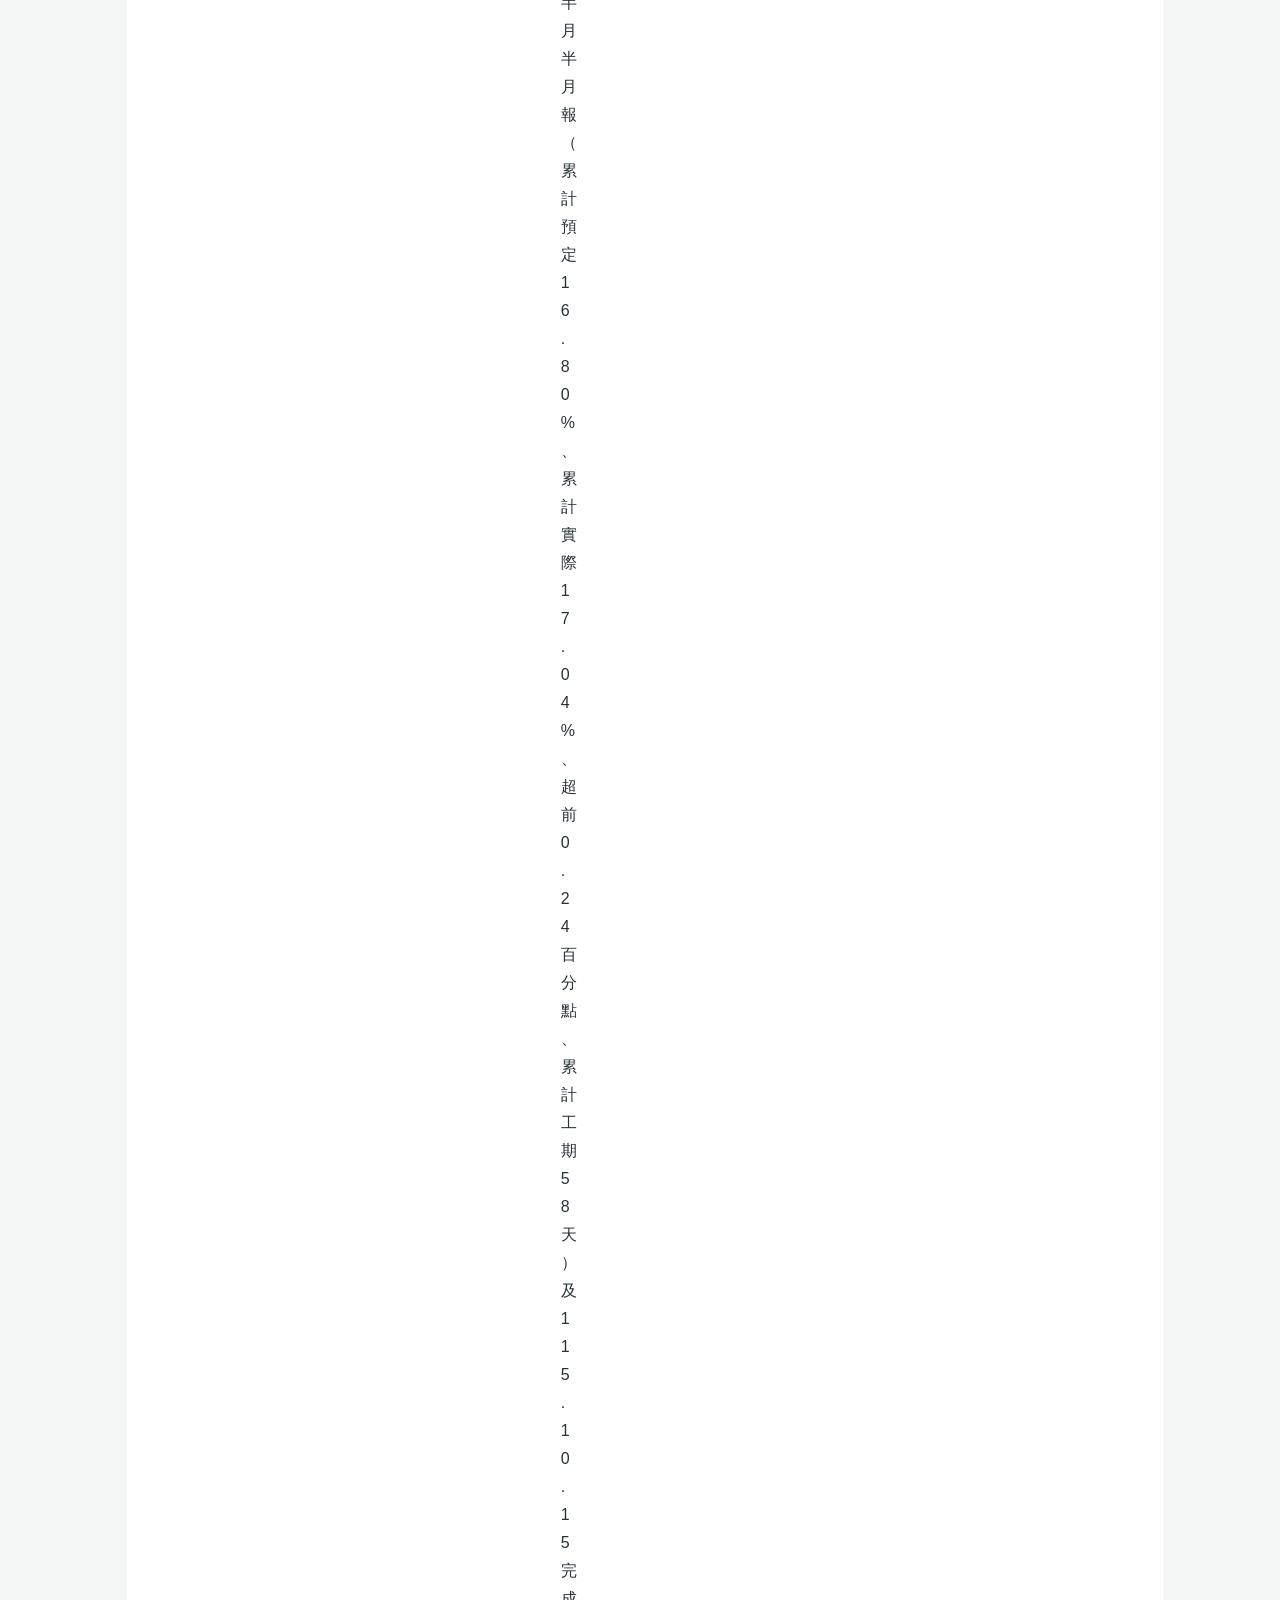
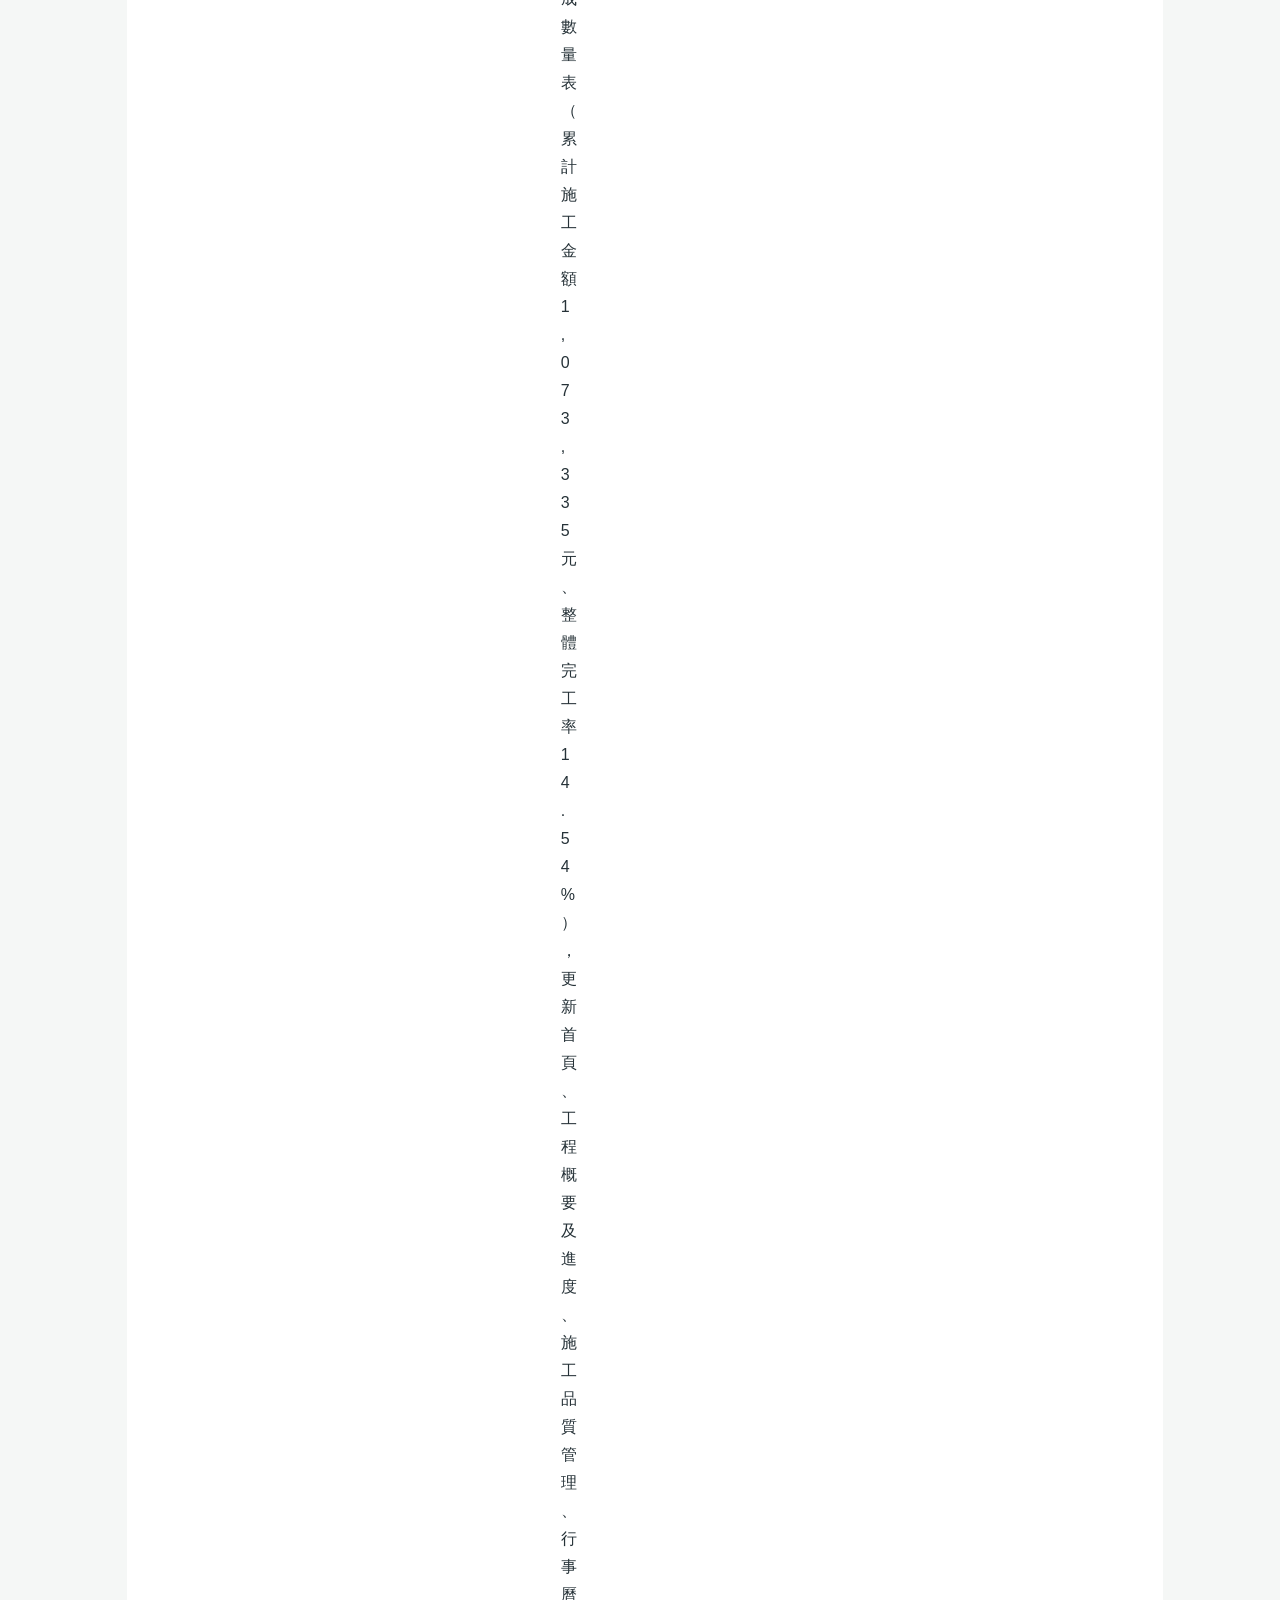
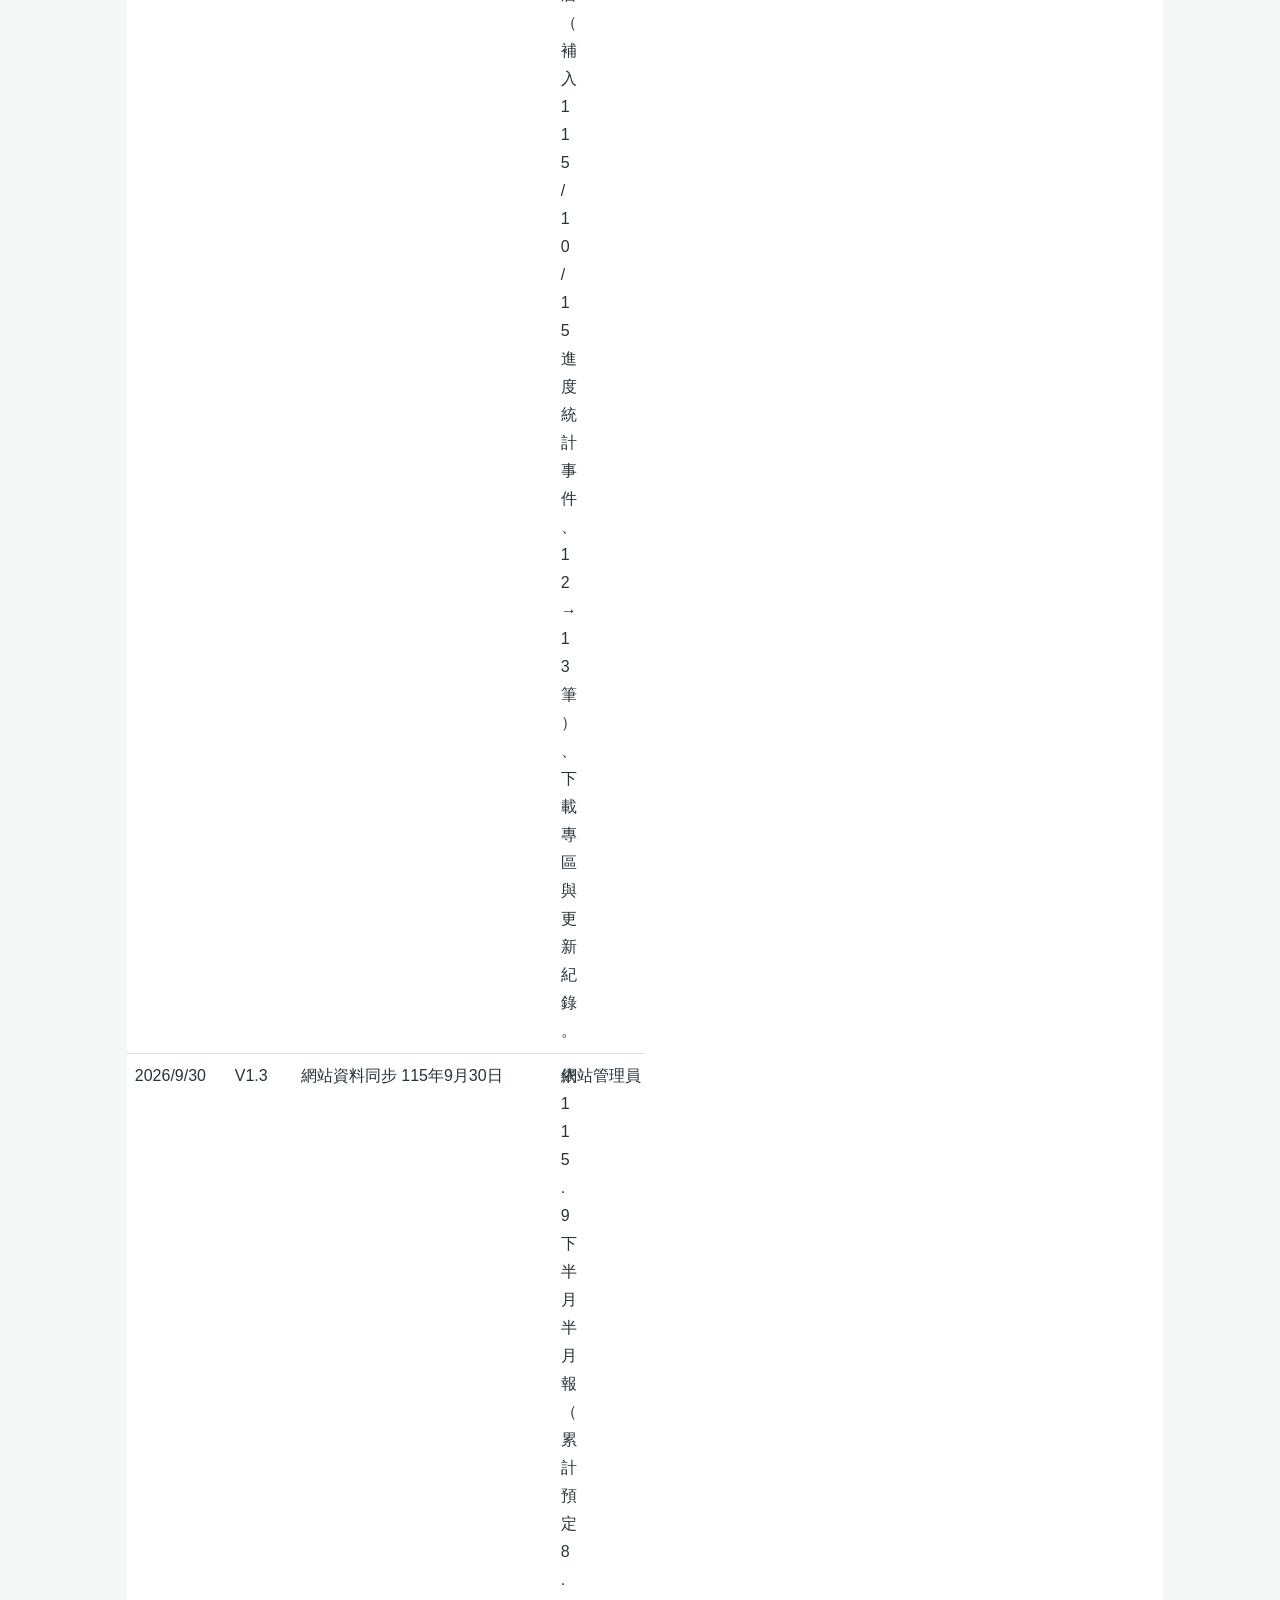
<file: downloads.html>
<!DOCTYPE html>

<html lang="zh-Hant-TW">
<head>
<meta charset="utf-8"/>
<meta content="width=device-width, initial-scale=1" name="viewport"/>
<title>施工照片／更新紀錄｜工程監造工作系統</title>
<link href="assets/css/style.css" rel="stylesheet"/>
<style>
    .photo-section { margin: 1rem 0 2rem; }
    .photo-embed-wrap { position: relative; width: 100%; margin-top: 0.75rem; border: 1px solid #cfe0ec; border-radius: 6px; overflow: hidden; background: #f0f5fb; }
    .photo-embed-wrap iframe { width: 100%; height: 600px; border: 0; display: block; }
    .photo-fallback { margin-top: 0.5rem; font-size: 0.9rem; color: #555; }
    .photo-fallback a { color: #2c5f8e; font-weight: 600; }
    @media (max-width: 640px) {
      .photo-embed-wrap iframe { height: 500px; }
    }
  
    .placeholder { color:#aaa; font-style:italic; }
  </style>
</head>
<body>
<header>
<div class="header-inner">
<div class="badge">V1.6｜更新日期：2026/11/15</div>
<h1>工程監造工作系統</h1>
<p class="subtitle">八仙山主峰步道暨八仙山森林遊樂區設施整建工程 — 監造工作統一入口</p>
</div>
</header>
<nav>
<div class="nav-inner">
<a href="index.html">首頁</a>
<a href="calendar.html">行事曆</a>
<a href="workflow.html">工程概要及進度</a>
<a href="quality.html">材料品質管理</a>
<a href="construction-quality.html">施工品質管理</a>
<a href="safety.html">施工安全衛生</a>
<a href="downloads.html">施工照片／更新紀錄</a>
</div>
</nav>
<main>
<h2 class="section-title">施工照片</h2>
<div class="photo-section">
<p style="color:#555; margin-bottom:0.5rem;">施工照片依施工日期與工項分類儲存於 Google 雲端硬碟。以下嵌入雲端硬碟資料夾預覽，Google 系統自動產生縮圖。</p>
<div class="photo-embed-wrap">
<iframe allowfullscreen="" loading="lazy" src="https://drive.google.com/embeddedfolderview?id=YOUR_GOOGLE_DRIVE_FOLDER_ID#grid" title="施工照片 Google 雲端硬碟資料夾預覽"></iframe>
</div>
<div class="setup-note" style="background:#fff8e1;border:1px solid #ffcc80;border-radius:6px;padding:0.75rem 1rem;font-size:0.85rem;color:#5d4037;margin-top:0.5rem;"><b>設定說明：</b>將本頁 iframe 與下方連結中的 <code style="background:#fff;padding:2px 6px;border-radius:3px;color:#c62828;font-weight:600;">YOUR_GOOGLE_DRIVE_FOLDER_ID</code> 兩處替換為專案之 Google Drive 父資料夾 ID。父資料夾需設定為「知道連結的任何人可檢視」，子資料夾將自動繼承權限。</div>
  <p class="photo-fallback">若上方預覽無法顯示，請直接開啟：<a href="https://drive.google.com/drive/folders/YOUR_GOOGLE_DRIVE_FOLDER_ID?usp=sharing" rel="noopener" target="_blank">施工照片 Google 雲端硬碟資料夾 ↗</a></p>
</div>
<h2 class="section-title">下載專區</h2>
<div class="search-box"><input id="tableSearch" placeholder="輸入關鍵字搜尋檔案名稱、版本或類別"/></div>
<table>
<thead>
<tr><th>類別</th><th>檔案名稱</th><th>版本</th><th>修訂日期</th><th>說明</th></tr>
</thead>
<tbody><tr><td>契約文件</td><td>契約價金.pdf</td><td>-</td><td>2026/11/15</td><td>本案工程契約價金計算書</td></tr>
<tr><td>監造文件</td><td>監造計畫.pdf</td><td>-</td><td>2026/11/15</td><td>本案監造計畫核定版</td></tr>
<tr><td>監造報表</td><td>監造報表.pdf</td><td>-</td><td>2026/11/15</td><td>最新監造報表（依資料夾內檔案版本）</td></tr>
<tr><td>統計表</td><td>工程費用比重暨施工進度綜合表__八仙山步道.xlsx</td><td>-</td><td>2026/11/15</td><td>各工項費用比重及進度綜合表</td></tr>
<tr><td>綜合報告書</td><td>工程督導簡要報告書__八仙山步道.xlsx</td><td>V1.6</td><td>2026/11/15</td><td>本頁資料來源，統計至 115年11月15日</td></tr></tbody>
</table>
<h2 class="section-title">更新紀錄</h2>
<style>
  .changelog-table { table-layout: fixed; width: 100%; border-collapse: collapse; }
  .changelog-table col.col-date { width: 100px; }
  .changelog-table col.col-ver  { width: 66px; }
  .changelog-table col.col-item { width: 260px; }
  .changelog-table col.col-desc { width: auto; }
  .changelog-table col.col-user { width: 92px; }
  .changelog-table th, .changelog-table td { vertical-align: top; padding: 8px; }
  .changelog-table th.col-date, .changelog-table td.col-date,
  .changelog-table th.col-ver,  .changelog-table td.col-ver,
  .changelog-table th.col-user, .changelog-table td.col-user {
    white-space: nowrap;
  }
  .changelog-table th.col-item { white-space: nowrap; }
  .changelog-table td.col-item { word-break: break-word; overflow-wrap: break-word; }
  .changelog-table td.col-desc { white-space: normal; word-break: break-word; }
</style>
<table class="changelog-table">
<colgroup>
<col class="col-date"/><col class="col-ver"/><col class="col-item"/><col class="col-desc"/><col class="col-user"/>
</colgroup>
<colgroup>
<col class="col-date"/><col class="col-ver"/><col class="col-item"/><col class="col-desc"/><col class="col-user"/>
</colgroup>
<thead>
<tr><th class="col-date">日期</th><th class="col-ver">版本</th><th class="col-item">修訂項目</th><th class="col-desc">修訂說明</th><th class="col-user">修訂人</th></tr>
</thead>
<tbody><tr><td class="col-date">2026/11/15</td><td class="col-ver">V1.6</td><td class="col-item">網站資料同步 115年11月15日</td><td class="col-desc">依 115.11上半月半月報（累計預定 36.60%、累計實際 36.68%、超前 0.08 百分點、累計工期 89 天）及 115.11.15 完成數量表（累計施工金額 2,309,558 元、整體完工率 31.29%），更新首頁、工程概要及進度、施工概況、行事曆（補入 115/11/15 進度統計事件、14→15 筆）、下載專區與更新紀錄。</td><td class="col-user">網站管理員</td></tr><tr><td class="col-date">2026/10/31</td><td class="col-ver">V1.5</td><td class="col-item">網站資料同步 115年10月31日</td><td class="col-desc">依 115.10下半月半月報（累計預定 25.20%、累計實際 25.32%、超前 0.12 百分點、累計工期 72 天）及 115.10.31 完成數量表（累計施工金額 1,594,338 元、整體完工率 21.60%），更新首頁、工程概要及進度、材料品質管理、施工品質管理、行事曆（補入 115/10/31 進度統計事件、13→14 筆）、下載專區與更新紀錄。</td><td class="col-user">網站管理員</td></tr><tr><td class="col-date">2026/10/15</td><td class="col-ver">V1.4</td><td class="col-item">網站資料同步 115年10月15日</td><td class="col-desc">依 115.10上半月半月報（累計預定 16.80%、累計實際 17.04%、超前 0.24 百分點、累計工期 58 天）及 115.10.15 完成數量表（累計施工金額 1,073,335 元、整體完工率 14.54%），更新首頁、工程概要及進度、施工品質管理、行事曆（補入 115/10/15 進度統計事件、12→13 筆）、下載專區與更新紀錄。</td><td class="col-user">網站管理員</td></tr><tr><td class="col-date">2026/9/30</td><td class="col-ver">V1.3</td><td class="col-item">網站資料同步 115年9月30日</td><td class="col-desc">依 115.9下半月半月報（累計預定 8.20%、累計實際 8.24%、超前 0.04 百分點、累計工期 43 天）及 115.9.30 完成數量表（累計施工金額 518,972 元、整體完工率 7.03%），更新首頁、工程概要及進度、施工品質管理、行事曆（補入 115/09/30 進度統計事件、11→12 筆）、下載專區與更新紀錄。</td><td class="col-user">網站管理員</td></tr><tr><td class="col-date">2026/9/15</td><td class="col-ver">V1.2</td><td class="col-item">行事曆補入 115.9.15 進度統計事件</td><td class="col-desc">依前面分頁（工程概要、施工概況）資料，於 xlsx 行事曆分頁新增 115/09/15 進度統計—監造報表統計日（第 28 天，預定 2.73%、實際 2.77%，累計完成金額 174,515 元、整體完工率 2.36%）。行事曆頁事件數由 10 筆增為 11 筆。</td><td class="col-user">網站管理員</td></tr><tr><td class="col-date">2026/9/15</td><td class="col-ver">V1.1</td><td class="col-item">網站資料同步 115年9月15日</td><td class="col-desc">依 115.9下半月半月報（累計預定 2.73%、累計實際 2.77%、超前 0.04 百分點、累計工期 28 天）及 115.9.15 完成數量表（累計施工金額 174,515 元、整體完工率 2.36%），更新首頁、工程概要及進度、施工品質管理、行事曆、下載專區與更新紀錄。</td><td class="col-user">網站管理員</td></tr><tr><td class="col-date">2026/8/31</td><td class="col-ver">V1.0</td><td class="col-item">網站資料首版建置（同步 115年8月31日）</td><td class="col-desc">依 115.8下半月半月報及工程督導簡要報告書__八仙山步道.xlsx，首次填入工程概要、進度管理、材料送審、行事曆與施工抽查等頁面資料。</td><td class="col-user">網站管理員</td></tr></tbody>
</table>
<h2 class="section-title">檔案命名建議</h2>
<div class="notice">建議格式：文件名稱_工程類別_版本_日期，例如：屋頂防水工程查驗表_裝修工程_V1.0_YYYYMMDD.pdf</div>
</main>
<footer>
<div class="footer-inner">
<strong>工程監造工作系統</strong><br/>
    本網站為工程監造內部工作資料平台，實際表單、規範與作業程序仍應依契約、核定計畫、主管機關規定及最新法規辦理。
  </div>
</footer>
<script src="assets/js/app.js"></script>
</body>
</html>
</file>
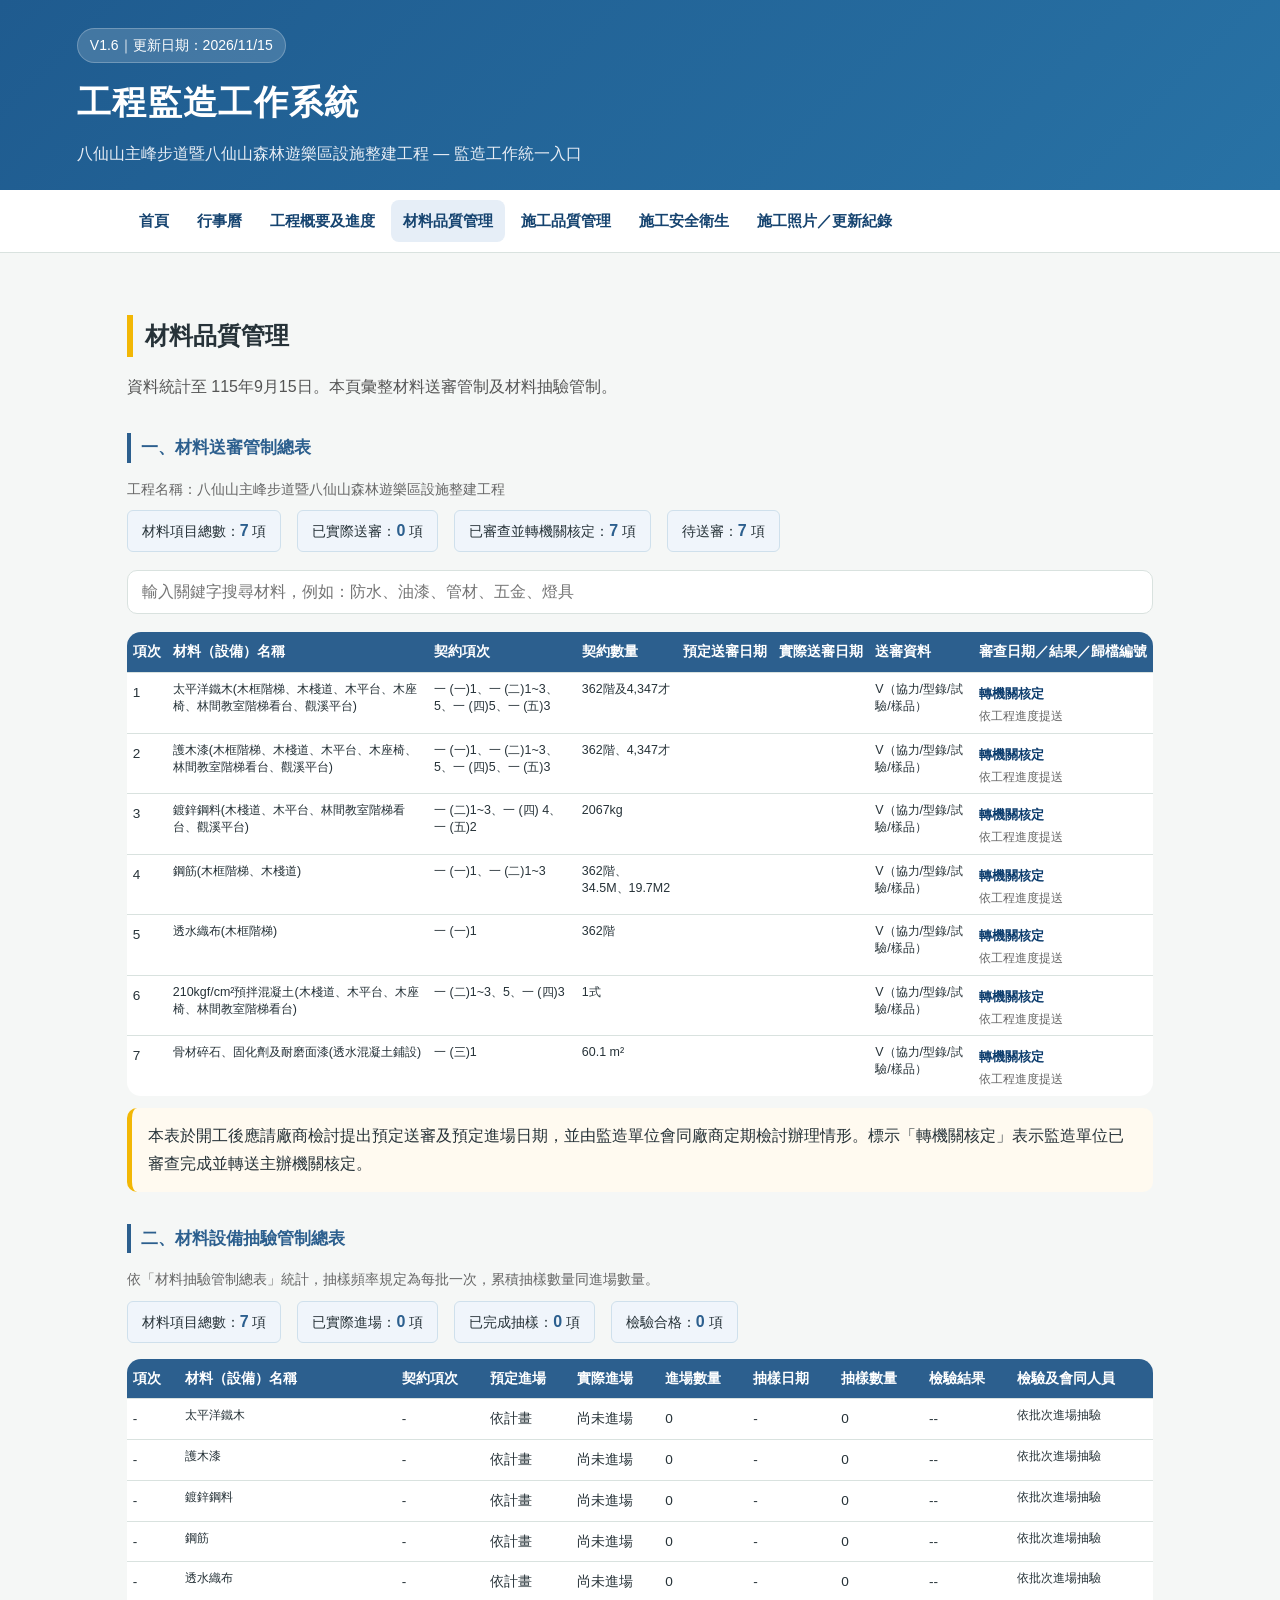
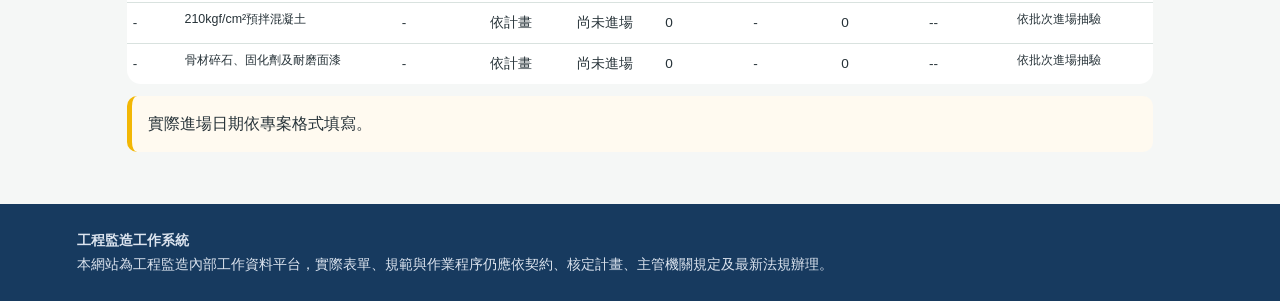
<file: quality.html>
<!DOCTYPE html>

<html lang="zh-Hant-TW">
<head>
<meta charset="utf-8"/>
<meta content="width=device-width, initial-scale=1" name="viewport"/>
<title>材料品質管理｜工程監造工作系統</title>
<link href="assets/css/style.css" rel="stylesheet"/>
<style>
    .tag-pass { background:#cfe2f3; color:#0d3d6e; padding:2px 8px; border-radius:10px; font-size:0.78rem; font-weight:600; }
    .tag-na { background:#e9ecef; color:#888; padding:2px 8px; border-radius:10px; font-size:0.78rem; }
    .tag-plan { background:#cce5ff; color:#004085; padding:2px 8px; border-radius:10px; font-size:0.78rem; font-weight:600; }
    .tag-done { background:#cfe2f3; color:#0d3d6e; padding:2px 8px; border-radius:10px; font-size:0.78rem; font-weight:600; }
    .section-sub { font-size:1.05rem; color:#2c5f8e; font-weight:700; margin:2rem 0 0.5rem; border-left:4px solid #2c5f8e; padding-left:10px; }
    .material-wrap { overflow-x:auto; }
    .material-table { font-size:0.85rem; }
    .material-table th { background:#2c5f8e; color:#fff; white-space:nowrap; padding:8px 6px; }
    .material-table td { padding:8px 6px; vertical-align:top; }
    .material-table td.small-cell { font-size:0.78rem; line-height:1.4; }
    .review-cell .rev-date { font-weight:600; color:#004085; }
    .review-cell .rev-result { margin:2px 0; color:#0d3d6e; font-weight:600; font-size:0.8rem; }
    .review-cell .rev-archive { font-size:0.72rem; color:#666; line-height:1.4; margin-top:3px; }
    .stats-strip { display:flex; gap:1rem; flex-wrap:wrap; margin:0.5rem 0 1rem; }
    .stat-pill { background:#f0f5fb; border:1px solid #cfe0ec; border-radius:6px; padding:6px 14px; font-size:0.85rem; }
    .stat-pill strong { color:#2c5f8e; font-size:1rem; }
  
    .placeholder { color:#aaa; font-style:italic; }
  </style>
</head>
<body>
<header>
<div class="header-inner">
<div class="badge">V1.6｜更新日期：2026/11/15</div>
<h1>工程監造工作系統</h1>
<p class="subtitle">八仙山主峰步道暨八仙山森林遊樂區設施整建工程 — 監造工作統一入口</p>
</div>
</header>
<nav>
<div class="nav-inner">
<a href="index.html">首頁</a>
<a href="calendar.html">行事曆</a>
<a href="workflow.html">工程概要及進度</a>
<a href="quality.html">材料品質管理</a>
<a href="construction-quality.html">施工品質管理</a>
<a href="safety.html">施工安全衛生</a>
<a href="downloads.html">施工照片／更新紀錄</a>
</div>
</nav>
<main>
<h2 class="section-title">材料品質管理</h2>
<p style="color:#555; margin-bottom:1rem;">資料統計至 115年9月15日。本頁彙整材料送審管制及材料抽驗管制。</p>
<!-- 一、材料送審 -->
<div class="section-sub">一、材料送審管制總表</div>
<p style="color:#666; font-size:0.9rem; margin-bottom:0.5rem;">工程名稱：八仙山主峰步道暨八仙山森林遊樂區設施整建工程</p>
<div class="stats-strip">
<div class="stat-pill">材料項目總數：<strong>7</strong> 項</div>
<div class="stat-pill">已實際送審：<strong>0</strong> 項</div>
<div class="stat-pill">已審查並轉機關核定：<strong>7</strong> 項</div>
<div class="stat-pill">待送審：<strong>7</strong> 項</div>
</div>
<div class="search-box"><input id="tableSearch" placeholder="輸入關鍵字搜尋材料，例如：防水、油漆、管材、五金、燈具"/></div>
<div class="material-wrap">
<table class="material-table">
<thead>
<tr>
<th>項次</th>
<th>材料（設備）名稱</th>
<th>契約項次</th>
<th>契約數量</th>
<th>預定送審日期</th>
<th>實際送審日期</th>
<th>送審資料</th>
<th>審查日期／結果／歸檔編號</th>
</tr>
</thead>
<tbody><tr><td>1</td><td class="small-cell">太平洋鐵木(木框階梯、木棧道、木平台、木座椅、林間教室階梯看台、觀溪平台)</td><td class="small-cell">一 (一)1、一 (二)1~3、5、一 (四)5、一 (五)3</td><td class="small-cell">362階及4,347才</td><td></td><td></td><td class="small-cell">V（協力/型錄/試驗/樣品）</td><td class="review-cell"><div class="rev-result">轉機關核定</div><div class="rev-archive">依工程進度提送</div></td></tr><tr><td>2</td><td class="small-cell">護木漆(木框階梯、木棧道、木平台、木座椅、林間教室階梯看台、觀溪平台)</td><td class="small-cell">一 (一)1、一 (二)1~3、5、一 (四)5、一 (五)3</td><td class="small-cell">362階、4,347才</td><td></td><td></td><td class="small-cell">V（協力/型錄/試驗/樣品）</td><td class="review-cell"><div class="rev-result">轉機關核定</div><div class="rev-archive">依工程進度提送</div></td></tr><tr><td>3</td><td class="small-cell">鍍鋅鋼料(木棧道、木平台、林間教室階梯看台、觀溪平台)</td><td class="small-cell">一 (二)1~3、一 (四) 4、一 (五)2</td><td class="small-cell">2067kg</td><td></td><td></td><td class="small-cell">V（協力/型錄/試驗/樣品）</td><td class="review-cell"><div class="rev-result">轉機關核定</div><div class="rev-archive">依工程進度提送</div></td></tr><tr><td>4</td><td class="small-cell">鋼筋(木框階梯、木棧道)</td><td class="small-cell">一 (一)1、一 (二)1~3</td><td class="small-cell">362階、34.5M、19.7M2</td><td></td><td></td><td class="small-cell">V（協力/型錄/試驗/樣品）</td><td class="review-cell"><div class="rev-result">轉機關核定</div><div class="rev-archive">依工程進度提送</div></td></tr><tr><td>5</td><td class="small-cell">透水織布(木框階梯)</td><td class="small-cell">一 (一)1</td><td class="small-cell">362階</td><td></td><td></td><td class="small-cell">V（協力/型錄/試驗/樣品）</td><td class="review-cell"><div class="rev-result">轉機關核定</div><div class="rev-archive">依工程進度提送</div></td></tr><tr><td>6</td><td class="small-cell">210kgf/cm²預拌混凝土(木棧道、木平台、木座椅、林間教室階梯看台)</td><td class="small-cell">一 (二)1~3、5、一 (四)3</td><td class="small-cell">1式</td><td></td><td></td><td class="small-cell">V（協力/型錄/試驗/樣品）</td><td class="review-cell"><div class="rev-result">轉機關核定</div><div class="rev-archive">依工程進度提送</div></td></tr><tr><td>7</td><td class="small-cell">骨材碎石、固化劑及耐磨面漆(透水混凝土鋪設)</td><td class="small-cell">一 (三)1</td><td class="small-cell">60.1 m²</td><td></td><td></td><td class="small-cell">V（協力/型錄/試驗/樣品）</td><td class="review-cell"><div class="rev-result">轉機關核定</div><div class="rev-archive">依工程進度提送</div></td></tr></tbody>
</table>
</div>
<div class="notice" style="margin-top:0.75rem;">本表於開工後應請廠商檢討提出預定送審及預定進場日期，並由監造單位會同廠商定期檢討辦理情形。標示「轉機關核定」表示監造單位已審查完成並轉送主辦機關核定。</div>
<!-- 二、材料抽驗 -->
<div class="section-sub">二、材料設備抽驗管制總表</div>
<p style="color:#666; font-size:0.9rem; margin-bottom:0.5rem;">依「材料抽驗管制總表」統計，抽樣頻率規定為每批一次，累積抽樣數量同進場數量。</p>
<div class="stats-strip">
<div class="stat-pill">材料項目總數：<strong>7</strong> 項</div>
<div class="stat-pill">已實際進場：<strong>0</strong> 項</div>
<div class="stat-pill">已完成抽樣：<strong>0</strong> 項</div>
<div class="stat-pill">檢驗合格：<strong>0</strong> 項</div>
</div>
<div class="material-wrap">
<table class="material-table">
<thead>
<tr>
<th>項次</th>
<th>材料（設備）名稱</th>
<th>契約項次</th>
<th>預定進場</th>
<th>實際進場</th>
<th>進場數量</th>
<th>抽樣日期</th>
<th>抽樣數量</th>
<th>檢驗結果</th>
<th>檢驗及會同人員</th>
</tr>
</thead>
<tbody><tr><td>-</td><td class="small-cell">太平洋鐵木</td><td>-</td><td>依計畫</td><td>尚未進場</td><td>0</td><td>-</td><td>0</td><td>--</td><td class="small-cell">依批次進場抽驗</td></tr><tr><td>-</td><td class="small-cell">護木漆</td><td>-</td><td>依計畫</td><td>尚未進場</td><td>0</td><td>-</td><td>0</td><td>--</td><td class="small-cell">依批次進場抽驗</td></tr><tr><td>-</td><td class="small-cell">鍍鋅鋼料</td><td>-</td><td>依計畫</td><td>尚未進場</td><td>0</td><td>-</td><td>0</td><td>--</td><td class="small-cell">依批次進場抽驗</td></tr><tr><td>-</td><td class="small-cell">鋼筋</td><td>-</td><td>依計畫</td><td>尚未進場</td><td>0</td><td>-</td><td>0</td><td>--</td><td class="small-cell">依批次進場抽驗</td></tr><tr><td>-</td><td class="small-cell">透水織布</td><td>-</td><td>依計畫</td><td>尚未進場</td><td>0</td><td>-</td><td>0</td><td>--</td><td class="small-cell">依批次進場抽驗</td></tr><tr><td>-</td><td class="small-cell">210kgf/cm²預拌混凝土</td><td>-</td><td>依計畫</td><td>尚未進場</td><td>0</td><td>-</td><td>0</td><td>--</td><td class="small-cell">依批次進場抽驗</td></tr><tr><td>-</td><td class="small-cell">骨材碎石、固化劑及耐磨面漆</td><td>-</td><td>依計畫</td><td>尚未進場</td><td>0</td><td>-</td><td>0</td><td>--</td><td class="small-cell">依批次進場抽驗</td></tr></tbody>
</table>
</div>
<div class="notice" style="margin-top:0.75rem;">實際進場日期依專案格式填寫。</div>
</main>
<footer>
<div class="footer-inner">
<strong>工程監造工作系統</strong><br/>
    本網站為工程監造內部工作資料平台，實際表單、規範與作業程序仍應依契約、核定計畫、主管機關規定及最新法規辦理。
  </div>
</footer>
<script src="assets/js/app.js"></script>
</body>
</html>
</file>
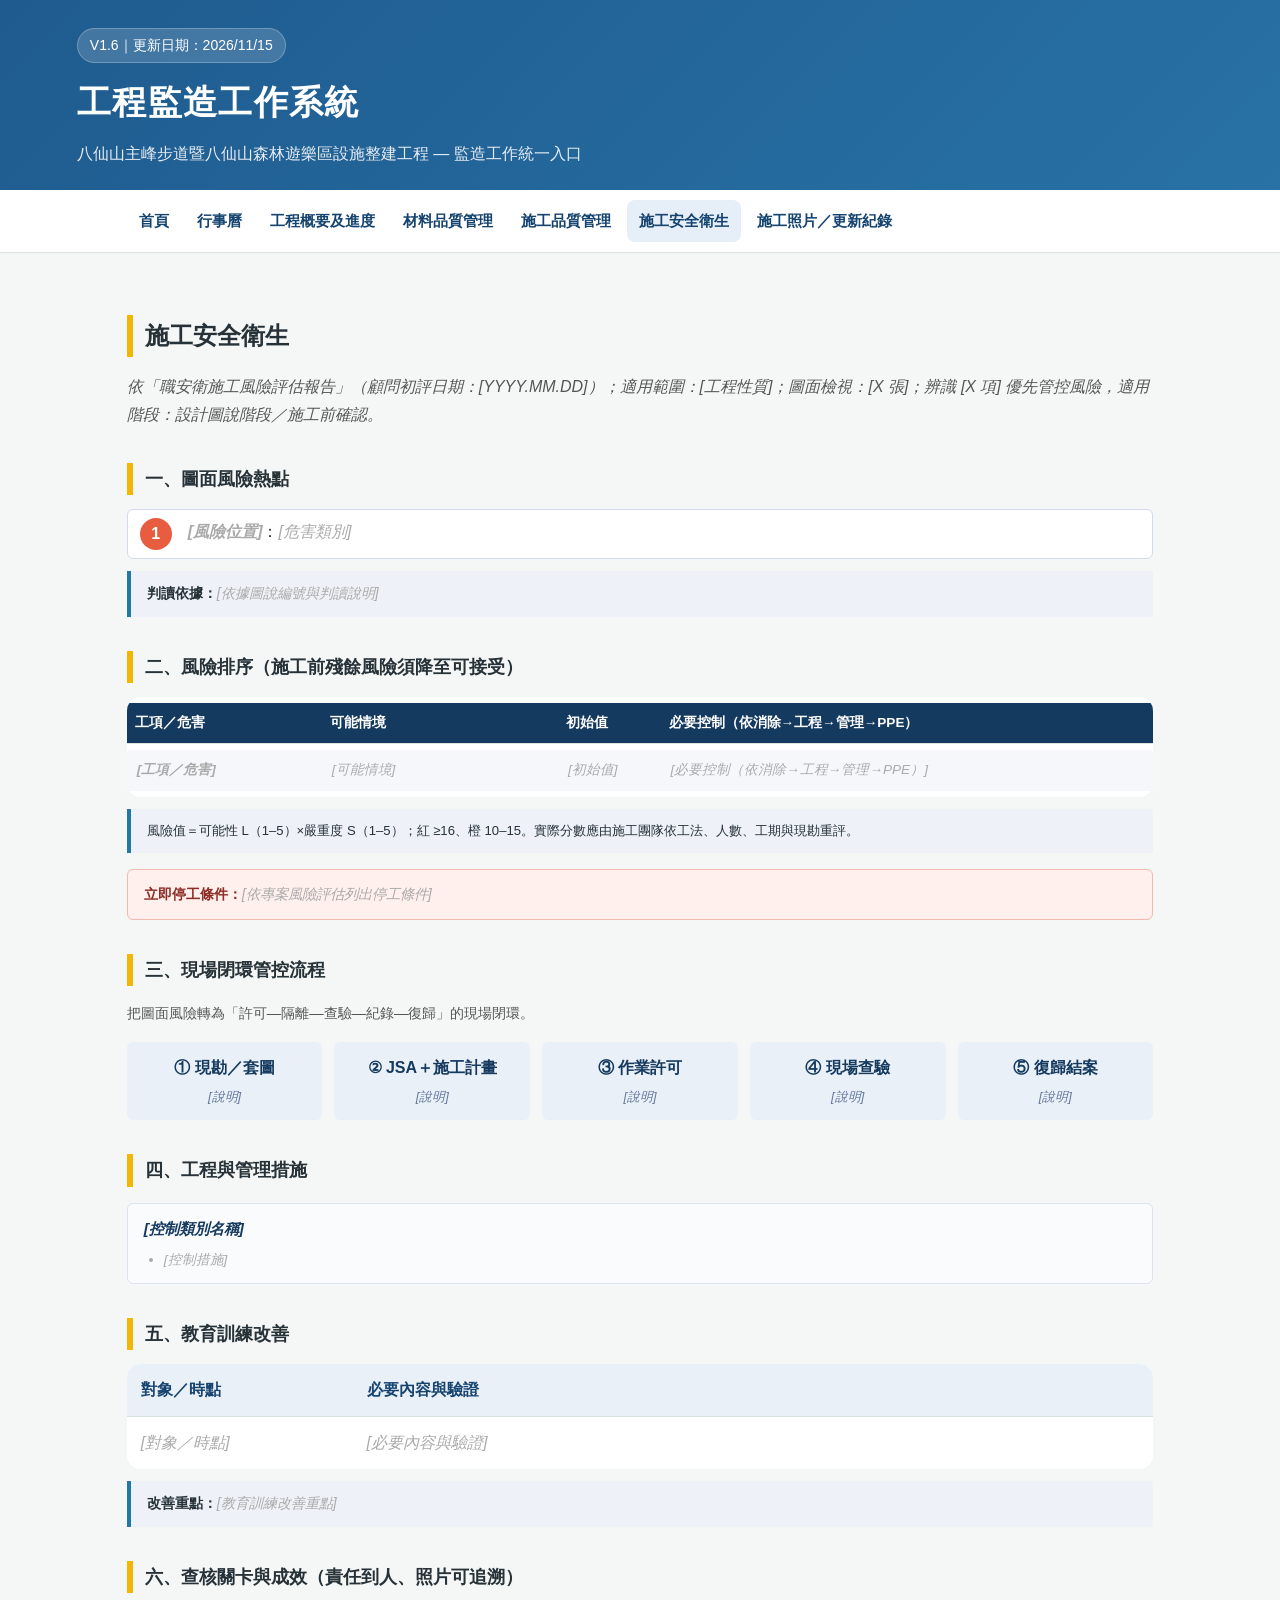
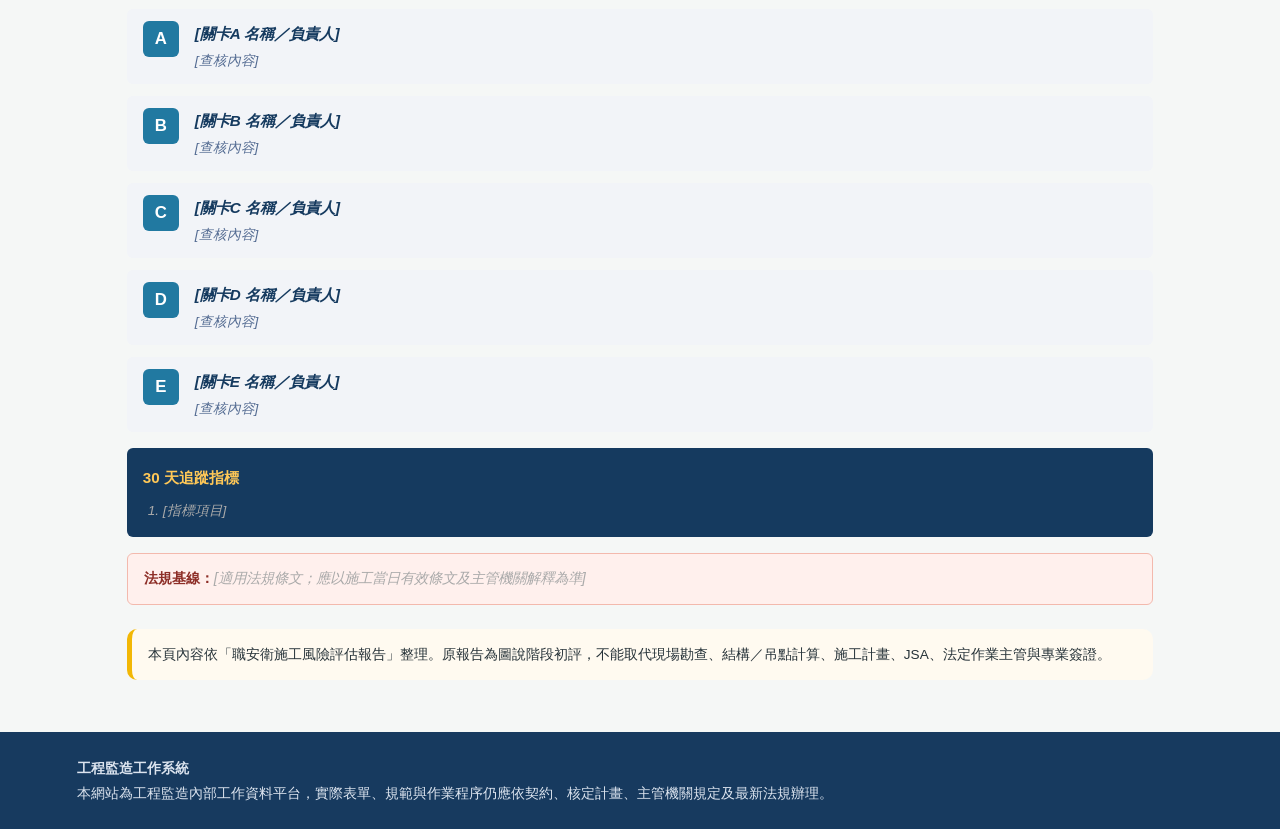
<file: safety.html>
<!DOCTYPE html>

<html lang="zh-Hant-TW">
<head>
<meta charset="utf-8"/>
<meta content="width=device-width, initial-scale=1" name="viewport"/>
<title>施工安全衛生｜工程監造工作系統</title>
<link href="assets/css/style.css" rel="stylesheet"/>
<style>
    .safety-tag { display:inline-block; padding:4px 10px; border-radius:12px; font-size:0.8rem; font-weight:700; color:#fff; }
    .tag-critical { background:#b72f32; }
    .tag-high { background:#e07835; }
    .tag-medium { background:#d4a62a; color:#253a5f; }
    .risk-card { background:#fff; border:1px solid #e0e0e0; border-radius:8px; padding:1.25rem; margin-bottom:1rem; }
    .risk-card h4 { margin:0 0 0.5rem; color:#153a5f; font-size:1.05rem; display:flex; align-items:center; gap:0.5rem; }
    .stop-box { background:#fff0ed; border:1px solid #f3b9ad; border-radius:6px; padding:0.75rem 1rem; color:#8d2e27; font-size:0.9rem; margin:1rem 0; }
    .stop-box b { color:#8d2e27; }
    .flow-steps { display:grid; grid-template-columns:repeat(auto-fit,minmax(140px,1fr)); gap:0.75rem; margin:1rem 0; }
    .flow-step { background:#eaf0f7; border-radius:6px; padding:0.75rem; text-align:center; position:relative; }
    .flow-step .step-title { font-weight:700; color:#153a5f; margin-bottom:0.25rem; }
    .flow-step .step-note { font-size:0.8rem; color:#63779d; }
    .control-grid { display:grid; grid-template-columns:repeat(auto-fit,minmax(280px,1fr)); gap:1rem; margin:1rem 0; }
    .control-card { background:#fafbfd; border:1px solid #dce4ef; border-radius:6px; padding:0.75rem 1rem; }
    .control-card .ctrl-title { font-weight:700; color:#153a5f; margin-bottom:0.5rem; font-size:0.95rem; }
    .control-card ul { margin:0.25rem 0 0 1.25rem; padding:0; font-size:0.85rem; line-height:1.5; }
    .gate-list { display:grid; gap:0.75rem; margin:1rem 0; }
    .gate-row { display:grid; grid-template-columns:40px 1fr; gap:0.75rem; align-items:start; padding:0.75rem 1rem; background:#f2f4f8; border-radius:6px; }
    .gate-badge { display:grid; place-items:center; width:36px; height:36px; border-radius:6px; background:#2179a1; color:#fff; font-size:1.05rem; font-weight:700; }
    .gate-content b { display:block; color:#153a5f; font-size:0.95rem; }
    .gate-content span { display:block; margin-top:0.25rem; font-size:0.85rem; color:#526a91; line-height:1.5; }
    .kpi-box { background:#153a5f; border-radius:6px; padding:1rem; color:#fff; margin:1rem 0; }
    .kpi-box b { color:#ffc857; font-size:0.95rem; }
    .kpi-box ol { margin:0.5rem 0 0 1.25rem; padding:0; font-size:0.85rem; line-height:1.6; }
    .pin-hotspot { display:grid; grid-template-columns:36px 1fr; gap:0.75rem; align-items:start; padding:0.5rem 0.75rem; background:#fff; border:1px solid #d1dbec; border-radius:6px; margin-bottom:0.5rem; }
    .pin-marker { display:grid; place-items:center; width:32px; height:32px; border-radius:50%; background:#e85d3f; color:#fff; font-weight:700; }
    .scope-note { background:#eef2f8; border-left:4px solid #2179a1; padding:0.75rem 1rem; font-size:0.88rem; line-height:1.55; margin:0.75rem 0; }
    .accent { color:#e85d3f; font-weight:700; }
    .risk-table { width:100%; border-collapse:separate; border-spacing:0 6px; }
    .risk-table th { background:#153a5f; color:#fff; padding:8px; font-size:0.85rem; text-align:left; }
    .risk-table td { background:#f5f7fb; padding:10px; vertical-align:top; font-size:0.85rem; line-height:1.5; }
    .risk-table td:first-child { border-radius:4px 0 0 4px; font-weight:700; }
    .risk-table td:last-child { border-radius:0 4px 4px 0; }
  
    .placeholder { color:#aaa; font-style:italic; }
  </style>
</head>
<body>
<header>
<div class="header-inner">
<div class="badge">V1.6｜更新日期：2026/11/15</div>
<h1>工程監造工作系統</h1>
<p class="subtitle">八仙山主峰步道暨八仙山森林遊樂區設施整建工程 — 監造工作統一入口</p>
</div>
</header>
<nav>
<div class="nav-inner">
<a href="index.html">首頁</a>
<a href="calendar.html">行事曆</a>
<a href="workflow.html">工程概要及進度</a>
<a href="quality.html">材料品質管理</a>
<a href="construction-quality.html">施工品質管理</a>
<a href="safety.html">施工安全衛生</a>
<a href="downloads.html">施工照片／更新紀錄</a>
</div>
</nav>
<main>
<h2 class="section-title">施工安全衛生</h2>
<p class="placeholder" style="color:#555;">依「職安衛施工風險評估報告」（顧問初評日期：[YYYY.MM.DD]）；適用範圍：[工程性質]；圖面檢視：[X 張]；辨識 [X 項] 優先管控風險，適用階段：設計圖說階段／施工前確認。</p>
<!-- 一、圖面風險熱點 -->
<h3 class="section-title" style="font-size:1.15rem;">一、圖面風險熱點</h3>
<div class="pin-hotspot"><div class="pin-marker">1</div><div><b class="placeholder">[風險位置]</b>：<span class="placeholder">[危害類別]</span></div></div>





<div class="scope-note"><b>判讀依據：</b><span class="placeholder">[依據圖說編號與判讀說明]</span></div>
<!-- 二、風險排序 -->
<h3 class="section-title" style="font-size:1.15rem;">二、風險排序（施工前殘餘風險須降至可接受）</h3>
<table class="risk-table">
<thead>
<tr>
<th style="width:19%">工項／危害</th>
<th style="width:23%">可能情境</th>
<th style="width:10%">初始值</th>
<th>必要控制（依消除→工程→管理→PPE）</th>
</tr>
</thead>
<tbody><tr><td class="placeholder">[工項／危害]</td><td class="placeholder">[可能情境]</td><td class="placeholder">[初始值]</td><td class="placeholder">[必要控制（依消除→工程→管理→PPE）]</td></tr></tbody>
</table>
<div class="scope-note" style="font-size:0.82rem;">風險值＝可能性 L（1–5）×嚴重度 S（1–5）；紅 ≥16、橙 10–15。實際分數應由施工團隊依工法、人數、工期與現勘重評。</div>
<div class="stop-box"><b>立即停工條件：</b><span class="placeholder">[依專案風險評估列出停工條件]</span></div>
<!-- 三、管控流程 -->
<h3 class="section-title" style="font-size:1.15rem;">三、現場閉環管控流程</h3>
<p style="color:#555; font-size:0.9rem;">把圖面風險轉為「許可—隔離—查驗—紀錄—復歸」的現場閉環。</p>
<div class="flow-steps">
<div class="flow-step"><div class="step-title">① 現勘／套圖</div><div class="step-note placeholder">[說明]</div></div>
<div class="flow-step"><div class="step-title">② JSA＋施工計畫</div><div class="step-note placeholder">[說明]</div></div>
<div class="flow-step"><div class="step-title">③ 作業許可</div><div class="step-note placeholder">[說明]</div></div>
<div class="flow-step"><div class="step-title">④ 現場查驗</div><div class="step-note placeholder">[說明]</div></div>
<div class="flow-step"><div class="step-title">⑤ 復歸結案</div><div class="step-note placeholder">[說明]</div></div>
</div>
<!-- 四、工程與管理措施 -->
<h3 class="section-title" style="font-size:1.15rem;">四、工程與管理措施</h3>
<div class="control-grid">
<div class="control-card">
<div class="ctrl-title placeholder">[控制類別名稱]</div>
<ul><li class="placeholder">[控制措施]</li></ul>
</div>





</div>
<!-- 五、教育訓練 -->
<h3 class="section-title" style="font-size:1.15rem;">五、教育訓練改善</h3>
<table>
<thead>
<tr><th style="width:22%">對象／時點</th><th>必要內容與驗證</th></tr>
</thead>
<tbody><tr><td class="placeholder">[對象／時點]</td><td class="placeholder">[必要內容與驗證]</td></tr></tbody>
</table>
<div class="scope-note"><b>改善重點：</b><span class="placeholder">[教育訓練改善重點]</span></div>
<!-- 六、查核關卡 -->
<h3 class="section-title" style="font-size:1.15rem;">六、查核關卡與成效（責任到人、照片可追溯）</h3>
<div class="gate-list">
<div class="gate-row"><div class="gate-badge">A</div><div class="gate-content"><b class="placeholder">[關卡A 名稱／負責人]</b><span class="placeholder">[查核內容]</span></div></div>
<div class="gate-row"><div class="gate-badge">B</div><div class="gate-content"><b class="placeholder">[關卡B 名稱／負責人]</b><span class="placeholder">[查核內容]</span></div></div>
<div class="gate-row"><div class="gate-badge">C</div><div class="gate-content"><b class="placeholder">[關卡C 名稱／負責人]</b><span class="placeholder">[查核內容]</span></div></div>
<div class="gate-row"><div class="gate-badge">D</div><div class="gate-content"><b class="placeholder">[關卡D 名稱／負責人]</b><span class="placeholder">[查核內容]</span></div></div>
<div class="gate-row"><div class="gate-badge">E</div><div class="gate-content"><b class="placeholder">[關卡E 名稱／負責人]</b><span class="placeholder">[查核內容]</span></div></div>
</div>
<!-- 七、30 天追蹤指標 -->
<div class="kpi-box">
<b>30 天追蹤指標</b>
<ol><li class="placeholder">[指標項目]</li></ol>
</div>
<!-- 八、法規基線 -->
<div class="stop-box"><b>法規基線：</b><span class="placeholder">[適用法規條文；應以施工當日有效條文及主管機關解釋為準]</span></div>
<div class="notice" style="margin-top:1.5rem; font-size:0.85rem;">本頁內容依「職安衛施工風險評估報告」整理。原報告為圖說階段初評，不能取代現場勘查、結構／吊點計算、施工計畫、JSA、法定作業主管與專業簽證。</div>
</main>
<footer>
<div class="footer-inner">
<strong>工程監造工作系統</strong><br/>
    本網站為工程監造內部工作資料平台，實際表單、規範與作業程序仍應依契約、核定計畫、主管機關規定及最新法規辦理。
  </div>
</footer>
<script src="assets/js/app.js"></script>
</body>
</html>
</file>
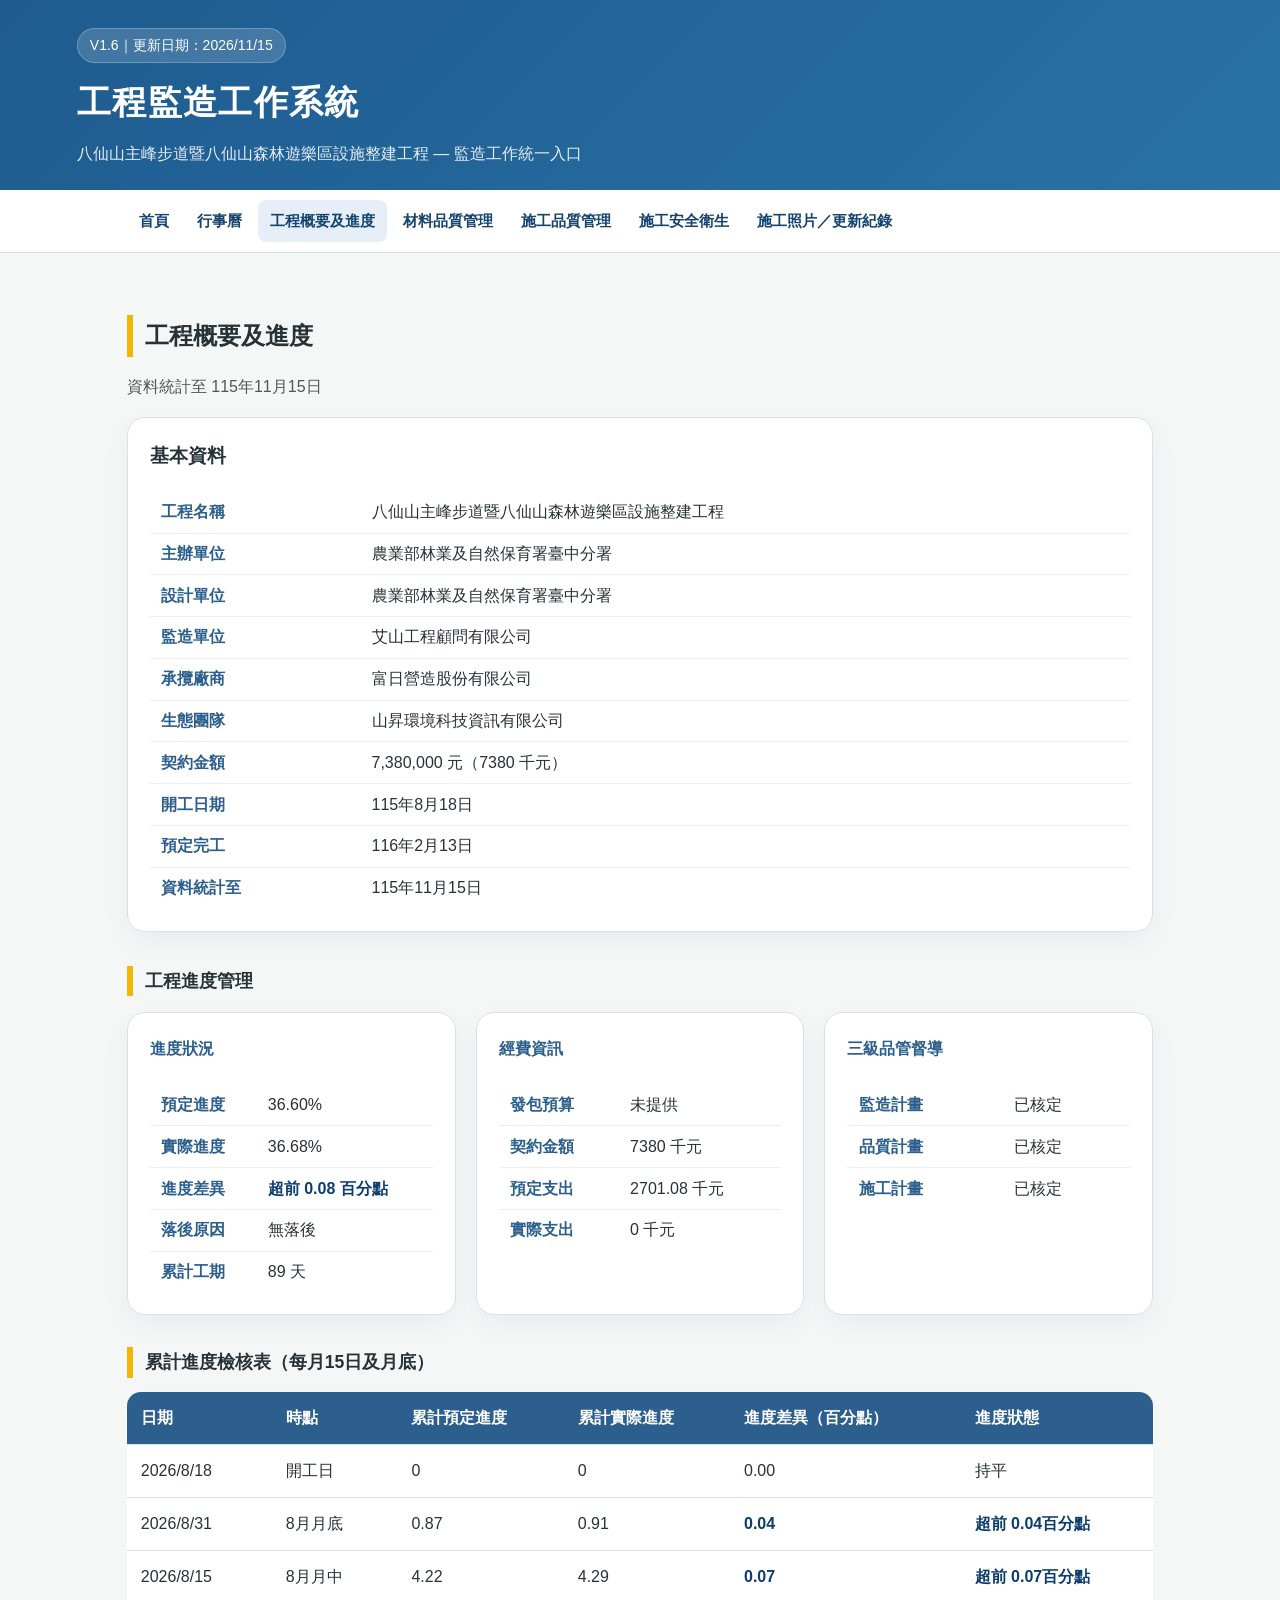
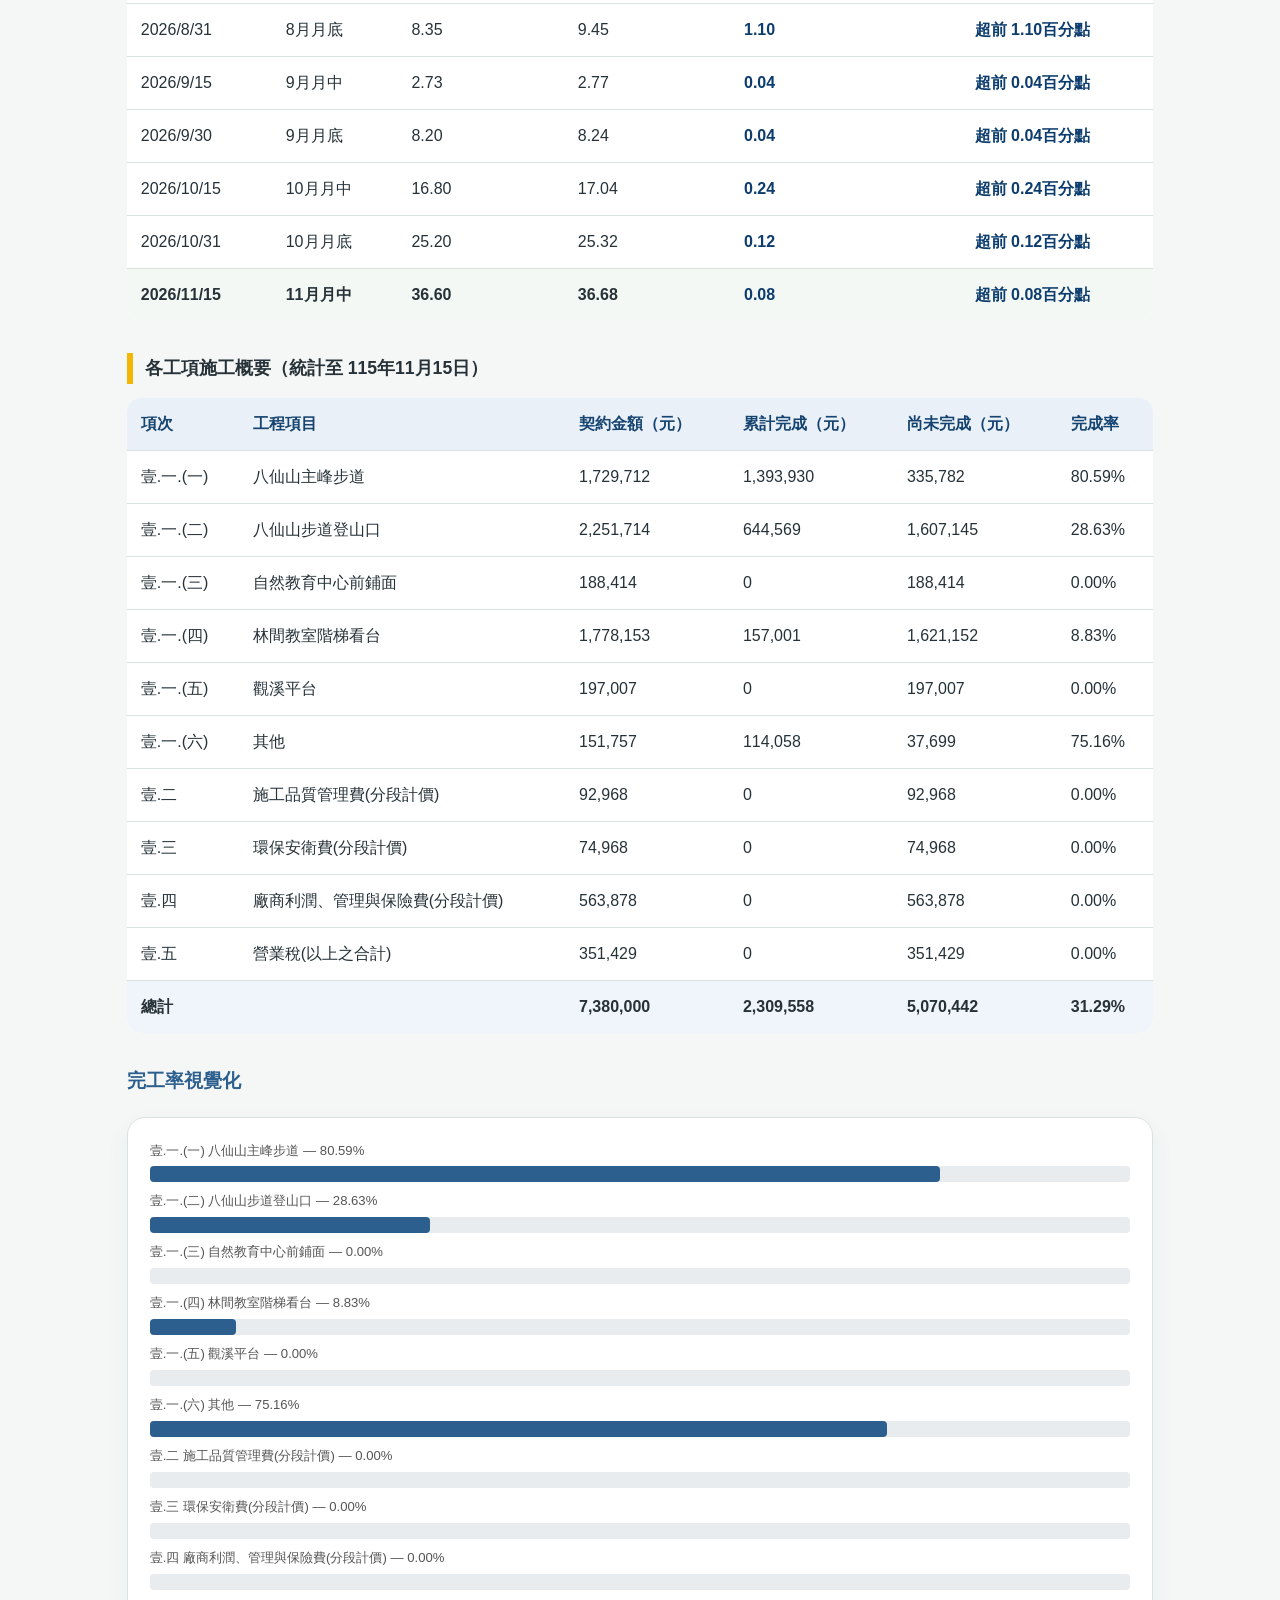
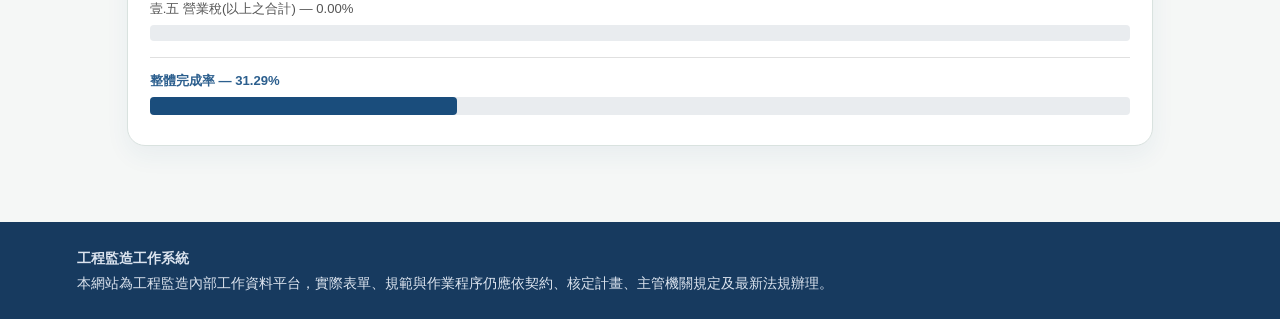
<file: workflow.html>
<!DOCTYPE html>

<html lang="zh-Hant-TW">
<head>
<meta charset="utf-8"/>
<meta content="width=device-width, initial-scale=1" name="viewport"/>
<title>工程概要及進度｜工程監造工作系統</title>
<link href="assets/css/style.css" rel="stylesheet"/>
<style>
    .progress-bar-wrap { background:#e9ecef; border-radius:4px; height:16px; margin:4px 0 8px; }
    .progress-bar-fill { background:#2c5f8e; height:100%; border-radius:4px; }
    .progress-label { font-size:0.82rem; color:#555; margin-bottom:2px; }
    .kv-table td { padding:0.4rem 0.7rem; border-bottom:1px solid #f0f0f0; }
    .kv-table td:first-child { font-weight:600; color:#2c5f8e; white-space:nowrap; }
    .status-ahead { color:#0d3d6e; font-weight:700; }
    .grid-3 { display:grid; grid-template-columns:repeat(auto-fit,minmax(240px,1fr)); gap:1.25rem; margin:1rem 0; }
    .check-table th { background:#2c5f8e; color:#fff; }
    .check-table td.ahead { color:#0d3d6e; font-weight:600; }
  
    .placeholder { color:#aaa; font-style:italic; }
  </style>
</head>
<body>
<header>
<div class="header-inner">
<div class="badge">V1.6｜更新日期：2026/11/15</div>
<h1>工程監造工作系統</h1>
<p class="subtitle">八仙山主峰步道暨八仙山森林遊樂區設施整建工程 — 監造工作統一入口</p>
</div>
</header>
<nav>
<div class="nav-inner">
<a href="index.html">首頁</a>
<a href="calendar.html">行事曆</a>
<a href="workflow.html">工程概要及進度</a>
<a href="quality.html">材料品質管理</a>
<a href="construction-quality.html">施工品質管理</a>
<a href="safety.html">施工安全衛生</a>
<a href="downloads.html">施工照片／更新紀錄</a>
</div>
</nav>
<main>
<h2 class="section-title">工程概要及進度</h2>
<p style="color:#555; margin-bottom:1rem;">資料統計至 115年11月15日</p>
<!-- 基本資料 -->
<div class="card" style="margin-bottom:1.5rem;">
<h3>基本資料</h3>
<table class="kv-table">
<tr><td>工程名稱</td><td>八仙山主峰步道暨八仙山森林遊樂區設施整建工程</td></tr>
<tr><td>主辦單位</td><td>農業部林業及自然保育署臺中分署</td></tr>
<tr><td>設計單位</td><td>農業部林業及自然保育署臺中分署</td></tr>
<tr><td>監造單位</td><td>艾山工程顧問有限公司</td></tr>
<tr><td>承攬廠商</td><td>富日營造股份有限公司</td></tr>
<tr><td>生態團隊</td><td>山昇環境科技資訊有限公司</td></tr>
<tr><td>契約金額</td><td>7,380,000 元（7380 千元）</td></tr>
<tr><td>開工日期</td><td>115年8月18日</td></tr>
<tr><td>預定完工</td><td>116年2月13日</td></tr>
<tr><td>資料統計至</td><td>115年11月15日</td></tr>
</table>
</div>
<h3 class="section-title" style="font-size:1.1rem;">工程進度管理</h3>
<div class="grid-3">
<div class="card">
<h4 style="color:#2c5f8e; margin-top:0;">進度狀況</h4>
<table class="kv-table">
<tr><td>預定進度</td><td>36.60%</td></tr>
<tr><td>實際進度</td><td>36.68%</td></tr>
<tr><td>進度差異</td><td class="status-ahead">超前 0.08 百分點</td></tr>
<tr><td>落後原因</td><td>無落後</td></tr>
<tr><td>累計工期</td><td>89 天</td></tr>
</table>
</div>
<div class="card">
<h4 style="color:#2c5f8e; margin-top:0;">經費資訊</h4>
<table class="kv-table">
<tr><td>發包預算</td><td>未提供</td></tr>
<tr><td>契約金額</td><td>7380 千元</td></tr>
<tr><td>預定支出</td><td>2701.08 千元</td></tr>
<tr><td>實際支出</td><td>0 千元</td></tr>
</table>
</div>
<div class="card">
<h4 style="color:#2c5f8e; margin-top:0;">三級品管督導</h4>
<table class="kv-table">
<tr><td>監造計畫</td><td>已核定</td></tr>
<tr><td>品質計畫</td><td>已核定</td></tr>
<tr><td>施工計畫</td><td>已核定</td></tr>
</table>
</div>
</div>
<h3 class="section-title" style="font-size:1.1rem; margin-top:2rem;">累計進度檢核表（每月15日及月底）</h3>
<table class="check-table">
<thead>
<tr><th>日期</th><th>時點</th><th>累計預定進度</th><th>累計實際進度</th><th>進度差異（百分點）</th><th>進度狀態</th></tr>
</thead>
<tbody><tr><td>2026/8/18</td><td>開工日</td><td>0</td><td>0</td><td class="">0.00</td><td class="">持平</td></tr><tr><td>2026/8/31</td><td>8月月底</td><td>0.87</td><td>0.91</td><td class="ahead">0.04</td><td class="ahead">超前 0.04百分點</td></tr><tr><td>2026/8/15</td><td>8月月中</td><td>4.22</td><td>4.29</td><td class="ahead">0.07</td><td class="ahead">超前 0.07百分點</td></tr><tr><td>2026/8/31</td><td>8月月底</td><td>8.35</td><td>9.45</td><td class="ahead">1.10</td><td class="ahead">超前 1.10百分點</td></tr><tr><td>2026/9/15</td><td>9月月中</td><td>2.73</td><td>2.77</td><td class="ahead">0.04</td><td class="ahead">超前 0.04百分點</td></tr><tr><td>2026/9/30</td><td>9月月底</td><td>8.20</td><td>8.24</td><td class="ahead">0.04</td><td class="ahead">超前 0.04百分點</td></tr><tr><td>2026/10/15</td><td>10月月中</td><td>16.80</td><td>17.04</td><td class="ahead">0.24</td><td class="ahead">超前 0.24百分點</td></tr><tr><td>2026/10/31</td><td>10月月底</td><td>25.20</td><td>25.32</td><td class="ahead">0.12</td><td class="ahead">超前 0.12百分點</td></tr><tr style="background:#f4f8f4; font-weight:700;"><td>2026/11/15</td><td>11月月中</td><td>36.60</td><td>36.68</td><td class="ahead">0.08</td><td class="ahead">超前 0.08百分點</td></tr></tbody>
</table>
<h3 class="section-title" style="font-size:1.1rem; margin-top:2rem;">各工項施工概要（統計至 115年11月15日）</h3>
<table>
<thead>
<tr><th>項次</th><th>工程項目</th><th>契約金額（元）</th><th>累計完成（元）</th><th>尚未完成（元）</th><th>完成率</th></tr>
</thead>
<tbody><tr><td>壹.一.(一)</td><td>八仙山主峰步道</td><td>1,729,712</td><td>1,393,930</td><td>335,782</td><td class="ahead">80.59%</td></tr><tr><td>壹.一.(二)</td><td>八仙山步道登山口</td><td>2,251,714</td><td>644,569</td><td>1,607,145</td><td class="ahead">28.63%</td></tr><tr><td>壹.一.(三)</td><td>自然教育中心前鋪面</td><td>188,414</td><td>0</td><td>188,414</td><td class="">0.00%</td></tr><tr><td>壹.一.(四)</td><td>林間教室階梯看台</td><td>1,778,153</td><td>157,001</td><td>1,621,152</td><td class="ahead">8.83%</td></tr><tr><td>壹.一.(五)</td><td>觀溪平台</td><td>197,007</td><td>0</td><td>197,007</td><td class="">0.00%</td></tr><tr><td>壹.一.(六)</td><td>其他</td><td>151,757</td><td>114,058</td><td>37,699</td><td class="ahead">75.16%</td></tr><tr><td>壹.二</td><td>施工品質管理費(分段計價)</td><td>92,968</td><td>0</td><td>92,968</td><td class="">0.00%</td></tr><tr><td>壹.三</td><td>環保安衛費(分段計價)</td><td>74,968</td><td>0</td><td>74,968</td><td class="">0.00%</td></tr><tr><td>壹.四</td><td>廠商利潤、管理與保險費(分段計價)</td><td>563,878</td><td>0</td><td>563,878</td><td class="">0.00%</td></tr><tr><td>壹.五</td><td>營業稅(以上之合計)</td><td>351,429</td><td>0</td><td>351,429</td><td class="">0.00%</td></tr><tr style="background:#f0f5fb; font-weight:700;"><td colspan="2">總計</td><td>7,380,000</td><td>2,309,558</td><td>5,070,442</td><td>31.29%</td></tr></tbody>
</table>
<h3 style="margin-top:2rem; color:#2c5f8e;">完工率視覺化</h3>
<div class="card" style="margin-bottom:1.5rem;">
<div class="progress-label">壹.一.(一) 八仙山主峰步道 — 80.59%</div>
<div class="progress-bar-wrap"><div class="progress-bar-fill" style="width:80.59%"></div></div>
<div class="progress-label">壹.一.(二) 八仙山步道登山口 — 28.63%</div>
<div class="progress-bar-wrap"><div class="progress-bar-fill" style="width:28.63%"></div></div>
<div class="progress-label">壹.一.(三) 自然教育中心前鋪面 — 0.00%</div>
<div class="progress-bar-wrap"><div class="progress-bar-fill" style="width:0.00%"></div></div>
<div class="progress-label">壹.一.(四) 林間教室階梯看台 — 8.83%</div>
<div class="progress-bar-wrap"><div class="progress-bar-fill" style="width:8.83%"></div></div>
<div class="progress-label">壹.一.(五) 觀溪平台 — 0.00%</div>
<div class="progress-bar-wrap"><div class="progress-bar-fill" style="width:0.00%"></div></div>
<div class="progress-label">壹.一.(六) 其他 — 75.16%</div>
<div class="progress-bar-wrap"><div class="progress-bar-fill" style="width:75.16%"></div></div>
<div class="progress-label">壹.二 施工品質管理費(分段計價) — 0.00%</div>
<div class="progress-bar-wrap"><div class="progress-bar-fill" style="width:0.00%"></div></div>
<div class="progress-label">壹.三 環保安衛費(分段計價) — 0.00%</div>
<div class="progress-bar-wrap"><div class="progress-bar-fill" style="width:0.00%"></div></div>
<div class="progress-label">壹.四 廠商利潤、管理與保險費(分段計價) — 0.00%</div>
<div class="progress-bar-wrap"><div class="progress-bar-fill" style="width:0.00%"></div></div>
<div class="progress-label">壹.五 營業稅(以上之合計) — 0.00%</div>
<div class="progress-bar-wrap"><div class="progress-bar-fill" style="width:0.00%"></div></div>
<div style="margin-top:1rem; padding-top:0.75rem; border-top:1px solid #e0e0e0;">
<div class="progress-label" style="font-weight:700; color:#2c5f8e;">整體完成率 — 31.29%</div>
<div class="progress-bar-wrap" style="height:18px;"><div class="progress-bar-fill" style="width:31.29%; background:#1a4d7c;"></div></div>
</div>
</div>
</main>
<footer>
<div class="footer-inner">
<strong>工程監造工作系統</strong><br/>
    本網站為工程監造內部工作資料平台，實際表單、規範與作業程序仍應依契約、核定計畫、主管機關規定及最新法規辦理。
  </div>
</footer>
<script src="assets/js/app.js"></script>
</body>
</html>
</file>
<file: assets/css/style.css>
:root{
  --primary:#1f5b8f;
  --primary-dark:#164470;
  --accent:#f2b705;
  --bg:#f5f7f6;
  --card:#ffffff;
  --text:#263238;
  --muted:#607d8b;
  --line:#d9e2df;
  --ok:#1976d2;
  --warn:#b26a00;
  --danger:#b00020;
}
*{box-sizing:border-box}
body{
  margin:0;
  font-family:"Noto Sans TC","Microsoft JhengHei",Arial,sans-serif;
  background:var(--bg);
  color:var(--text);
  line-height:1.75;
}
header{
  background:linear-gradient(135deg,var(--primary),#2872a5);
  color:white;
  padding:28px 6vw 22px;
}
.header-inner{
  max-width:1180px;
  margin:auto;
}
.badge{
  display:inline-block;
  background:rgba(255,255,255,.16);
  border:1px solid rgba(255,255,255,.24);
  padding:4px 12px;
  border-radius:999px;
  font-size:14px;
  margin-bottom:10px;
}
h1{
  margin:0;
  font-size:34px;
  letter-spacing:.04em;
}
.subtitle{
  margin:8px 0 0;
  color:#e7edf5;
}
nav{
  background:white;
  border-bottom:1px solid var(--line);
  position:sticky;
  top:0;
  z-index:20;
}
.nav-inner{
  max-width:1180px;
  margin:auto;
  display:flex;
  flex-wrap:wrap;
  gap:4px;
  padding:10px 6vw;
}
nav a{
  color:var(--primary-dark);
  text-decoration:none;
  padding:8px 12px;
  border-radius:8px;
  font-weight:600;
  font-size:15px;
}
nav a:hover, nav a.active{
  background:#e6eef7;
}
main{
  max-width:1180px;
  margin:0 auto;
  padding:28px 6vw 52px;
}
.hero{
  display:grid;
  grid-template-columns:1.4fr .8fr;
  gap:22px;
  align-items:stretch;
}
.card{
  background:var(--card);
  border:1px solid var(--line);
  border-radius:18px;
  padding:22px;
  box-shadow:0 10px 25px rgba(31,91,143,.06);
}
.card h2,.card h3{
  margin-top:0;
}
.grid{
  display:grid;
  grid-template-columns:repeat(3,1fr);
  gap:18px;
  margin-top:18px;
}
.grid.two{grid-template-columns:repeat(2,1fr)}
.grid.four{grid-template-columns:repeat(4,1fr)}
.kpi{
  background:#ffffff;
  border-left:5px solid var(--primary);
  border-radius:12px;
  padding:16px;
}
.kpi .num{
  display:block;
  color:var(--primary);
  font-size:28px;
  font-weight:800;
}
.section-title{
  margin:34px 0 14px;
  border-left:6px solid var(--accent);
  padding-left:12px;
}
.quick-links{
  display:grid;
  grid-template-columns:repeat(4,1fr);
  gap:12px;
}
.quick-links a{
  display:block;
  background:#f0f5fb;
  color:var(--primary-dark);
  text-decoration:none;
  border:1px solid #cfdcec;
  border-radius:14px;
  padding:14px;
  font-weight:700;
}
table{
  width:100%;
  border-collapse:collapse;
  background:white;
  border-radius:14px;
  overflow:hidden;
}
th,td{
  border-bottom:1px solid var(--line);
  padding:12px 14px;
  vertical-align:top;
}
th{
  background:#eaf0f8;
  color:var(--primary-dark);
  text-align:left;
}
tr:last-child td{border-bottom:0}
.tag{
  display:inline-block;
  padding:2px 9px;
  border-radius:999px;
  font-size:13px;
  background:#eef2f8;
  color:var(--primary-dark);
  border:1px solid #d4dfec;
}
.tag.ok{background:#e8f5e9;color:var(--ok);border-color:#bbdefb}
.tag.warn{background:#fff8e1;color:var(--warn);border-color:#ffe0a3}
.tag.danger{background:#ffebee;color:var(--danger);border-color:#ffcdd2}
.timeline{
  counter-reset:step;
  display:grid;
  gap:14px;
}
.step{
  position:relative;
  padding:18px 18px 18px 62px;
  background:white;
  border:1px solid var(--line);
  border-radius:14px;
}
.step:before{
  counter-increment:step;
  content:counter(step);
  position:absolute;
  left:18px;
  top:18px;
  width:30px;
  height:30px;
  display:grid;
  place-items:center;
  background:var(--primary);
  color:white;
  border-radius:50%;
  font-weight:800;
}
.checklist{
  list-style:none;
  padding:0;
  margin:0;
}
.checklist li{
  padding:8px 0 8px 32px;
  position:relative;
  border-bottom:1px dashed #d8dfec;
}
.checklist li:before{
  content:"✓";
  position:absolute;
  left:4px;
  color:var(--primary);
  font-weight:900;
}
.notice{
  border-left:5px solid var(--accent);
  background:#fffaf0;
  padding:14px 16px;
  border-radius:10px;
}
.search-box{
  display:flex;
  gap:10px;
  margin:18px 0;
}
.search-box input{
  flex:1;
  padding:12px 14px;
  border:1px solid var(--line);
  border-radius:10px;
  font-size:16px;
}
footer{
  background:#173a5f;
  color:#dce4ef;
  padding:24px 6vw;
}
.footer-inner{
  max-width:1180px;
  margin:auto;
  font-size:14px;
}
@media(max-width:860px){
  .hero,.grid,.grid.two,.grid.four,.quick-links{grid-template-columns:1fr}
  h1{font-size:28px}
  nav{position:static}
}
</file>
